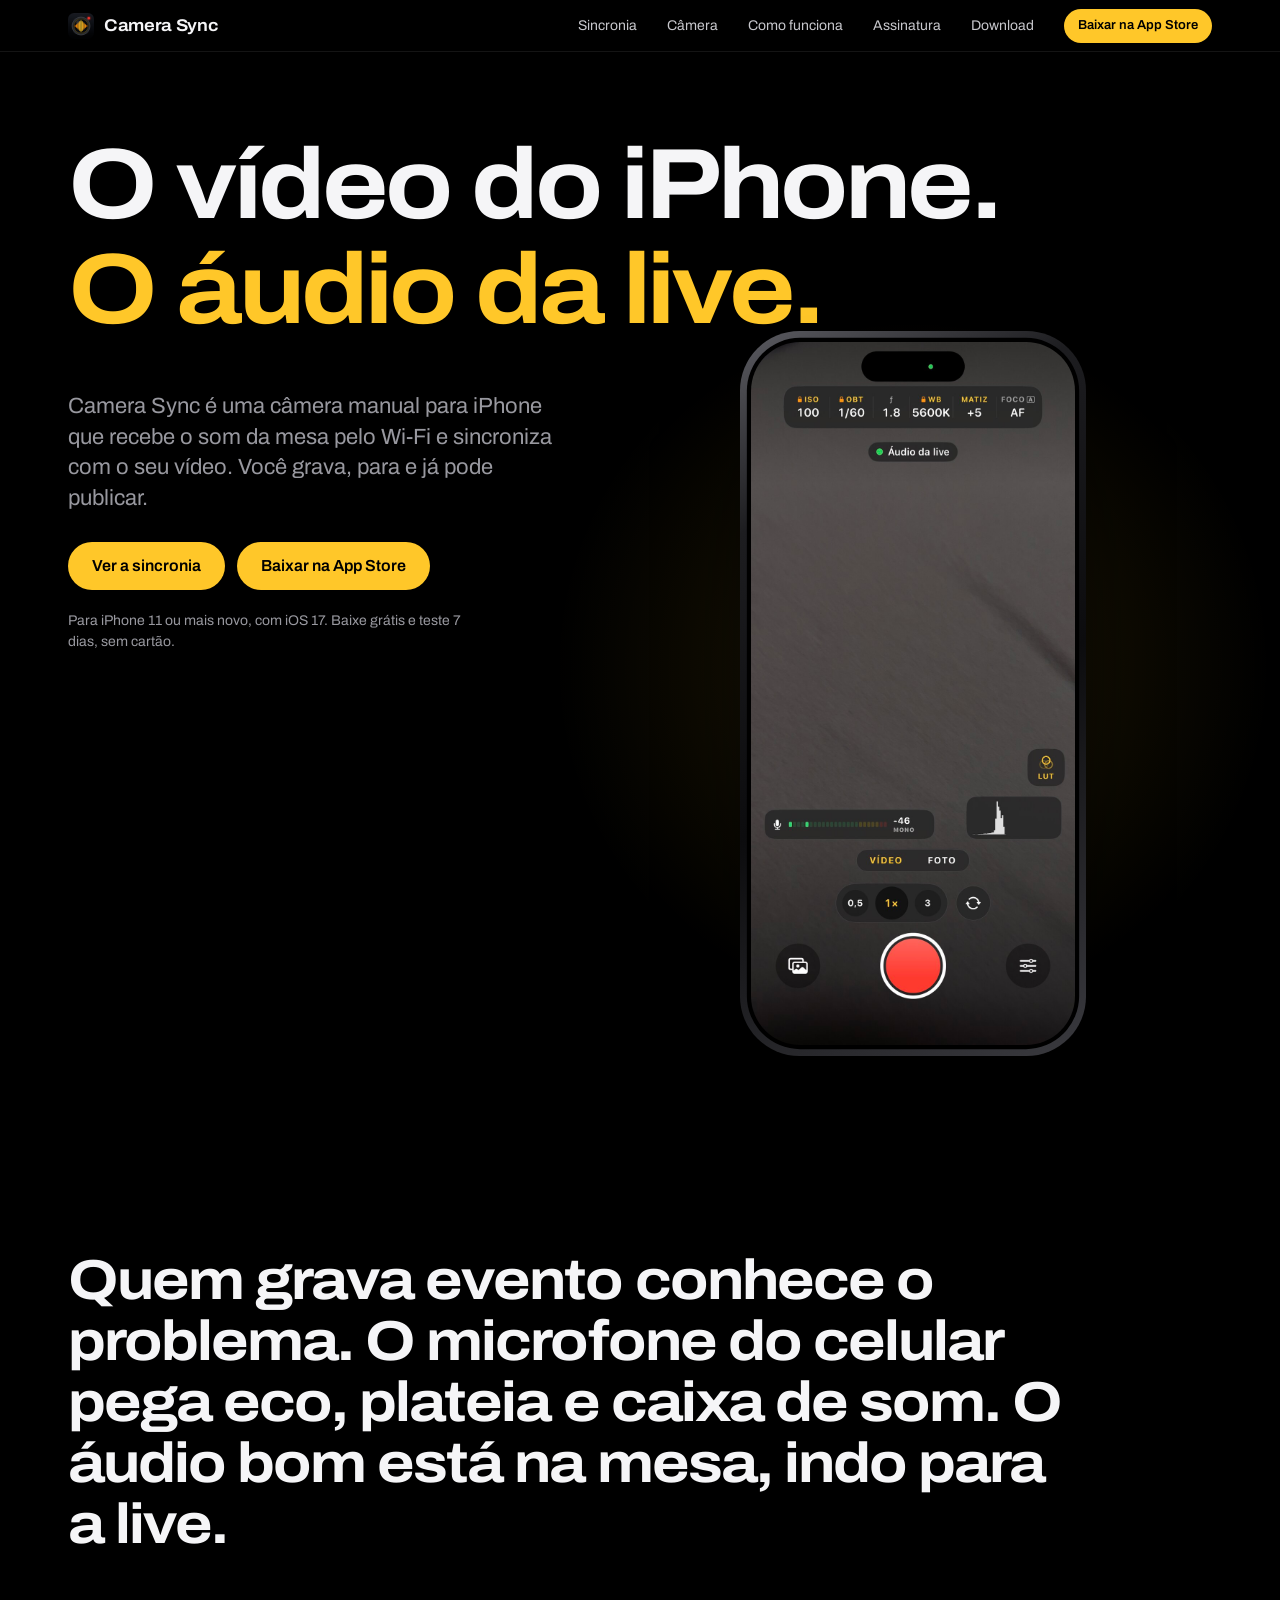
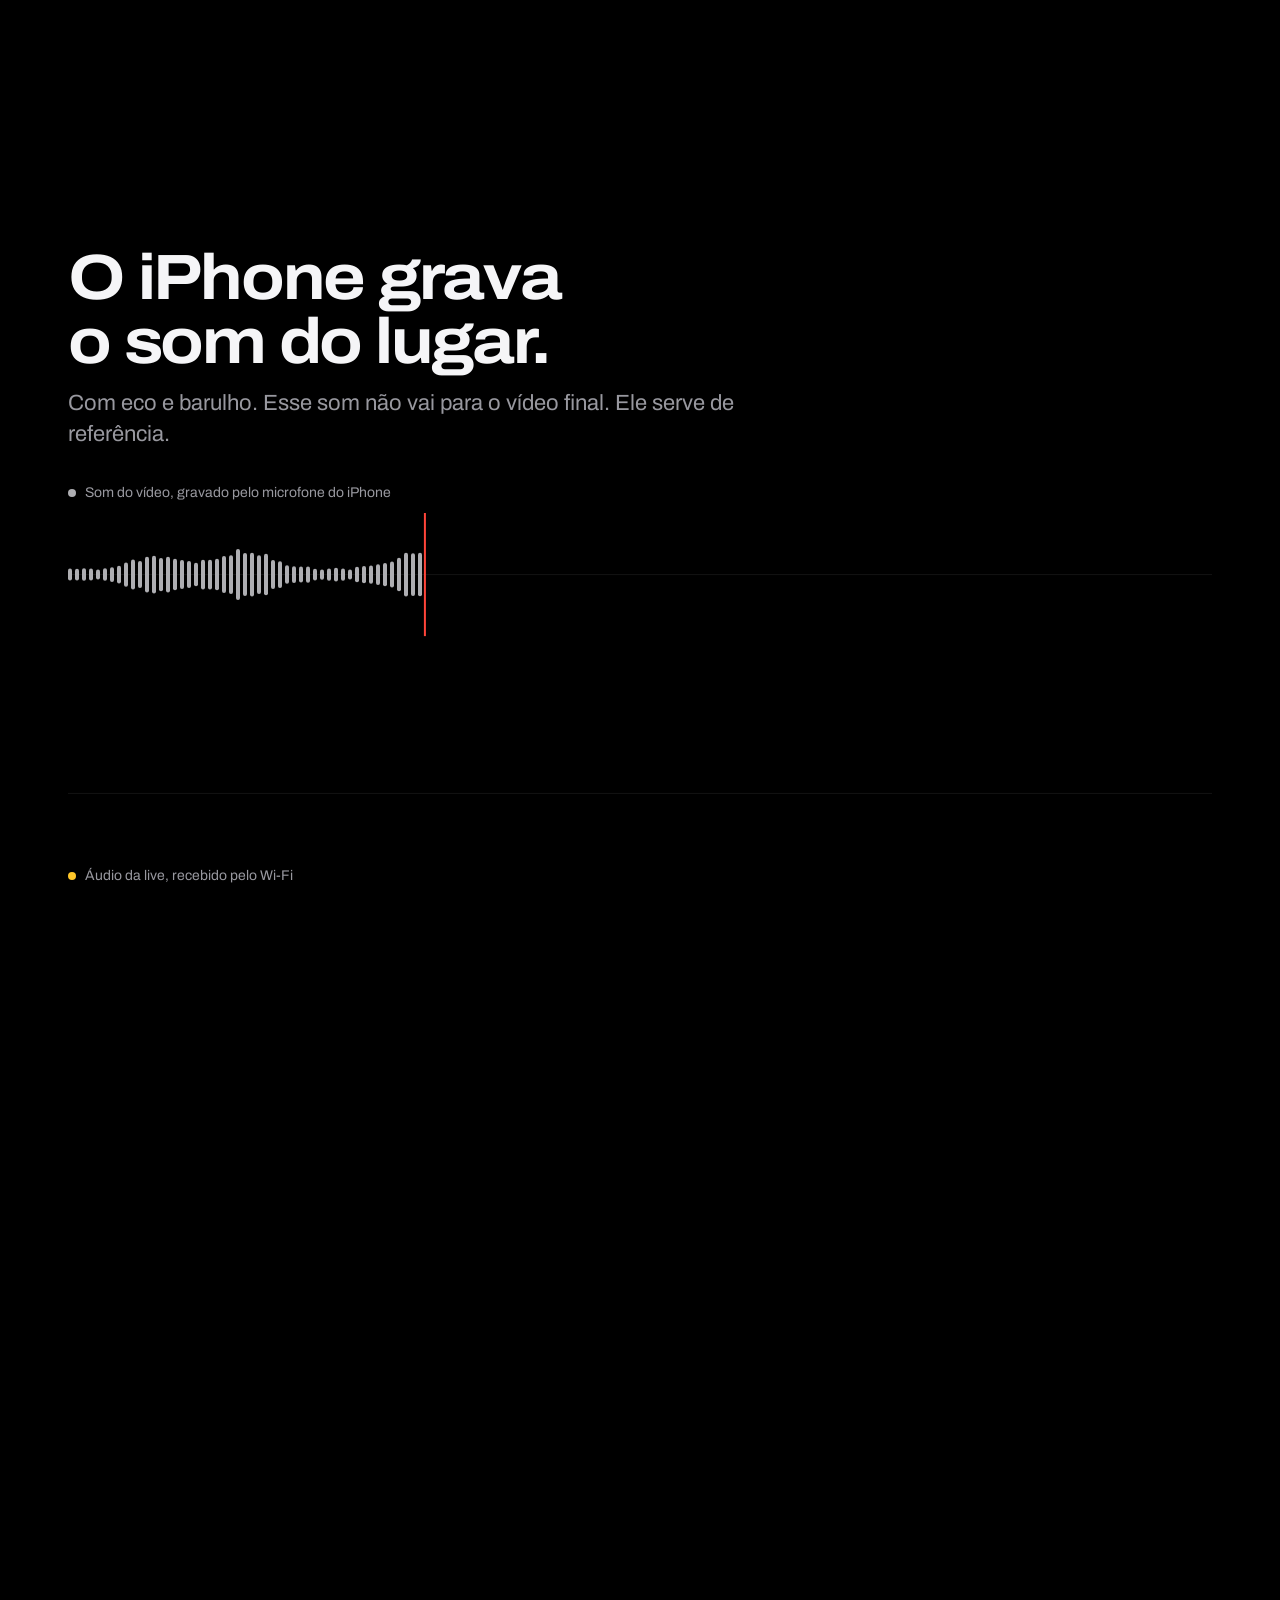
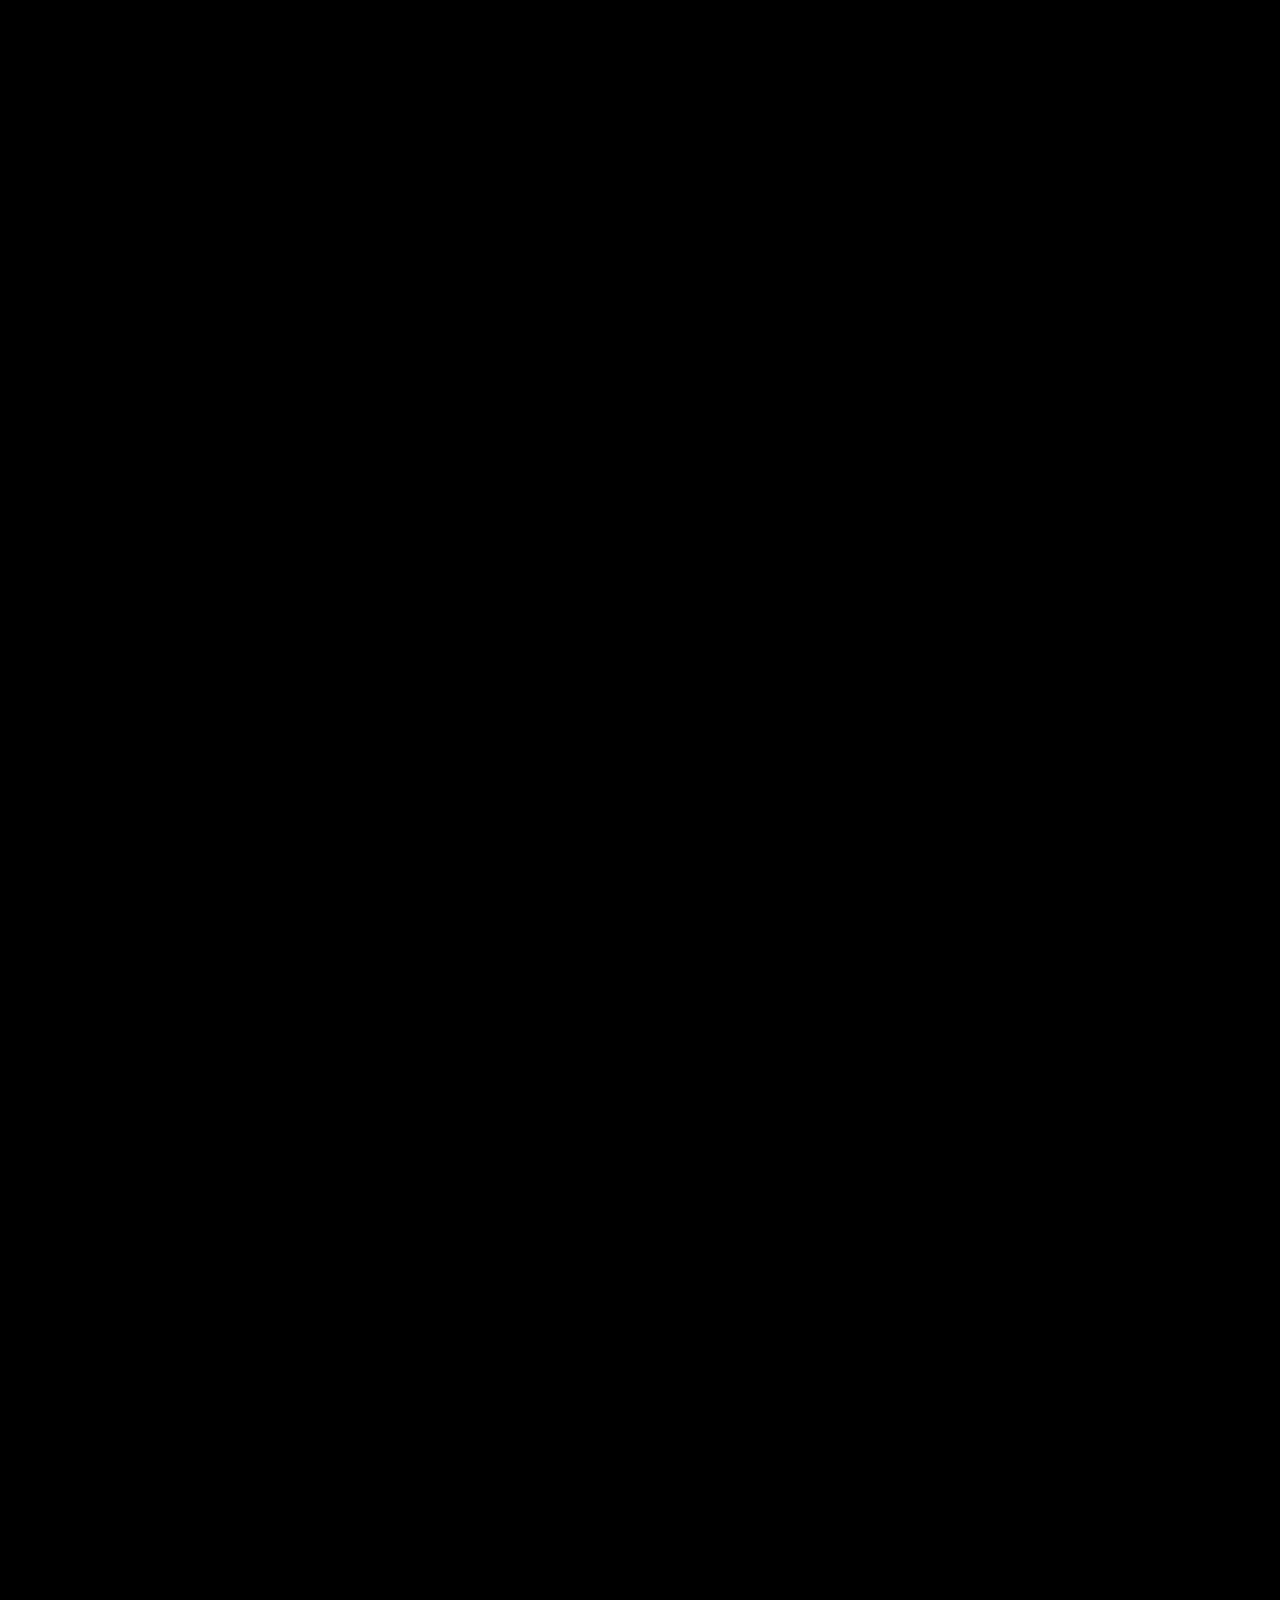
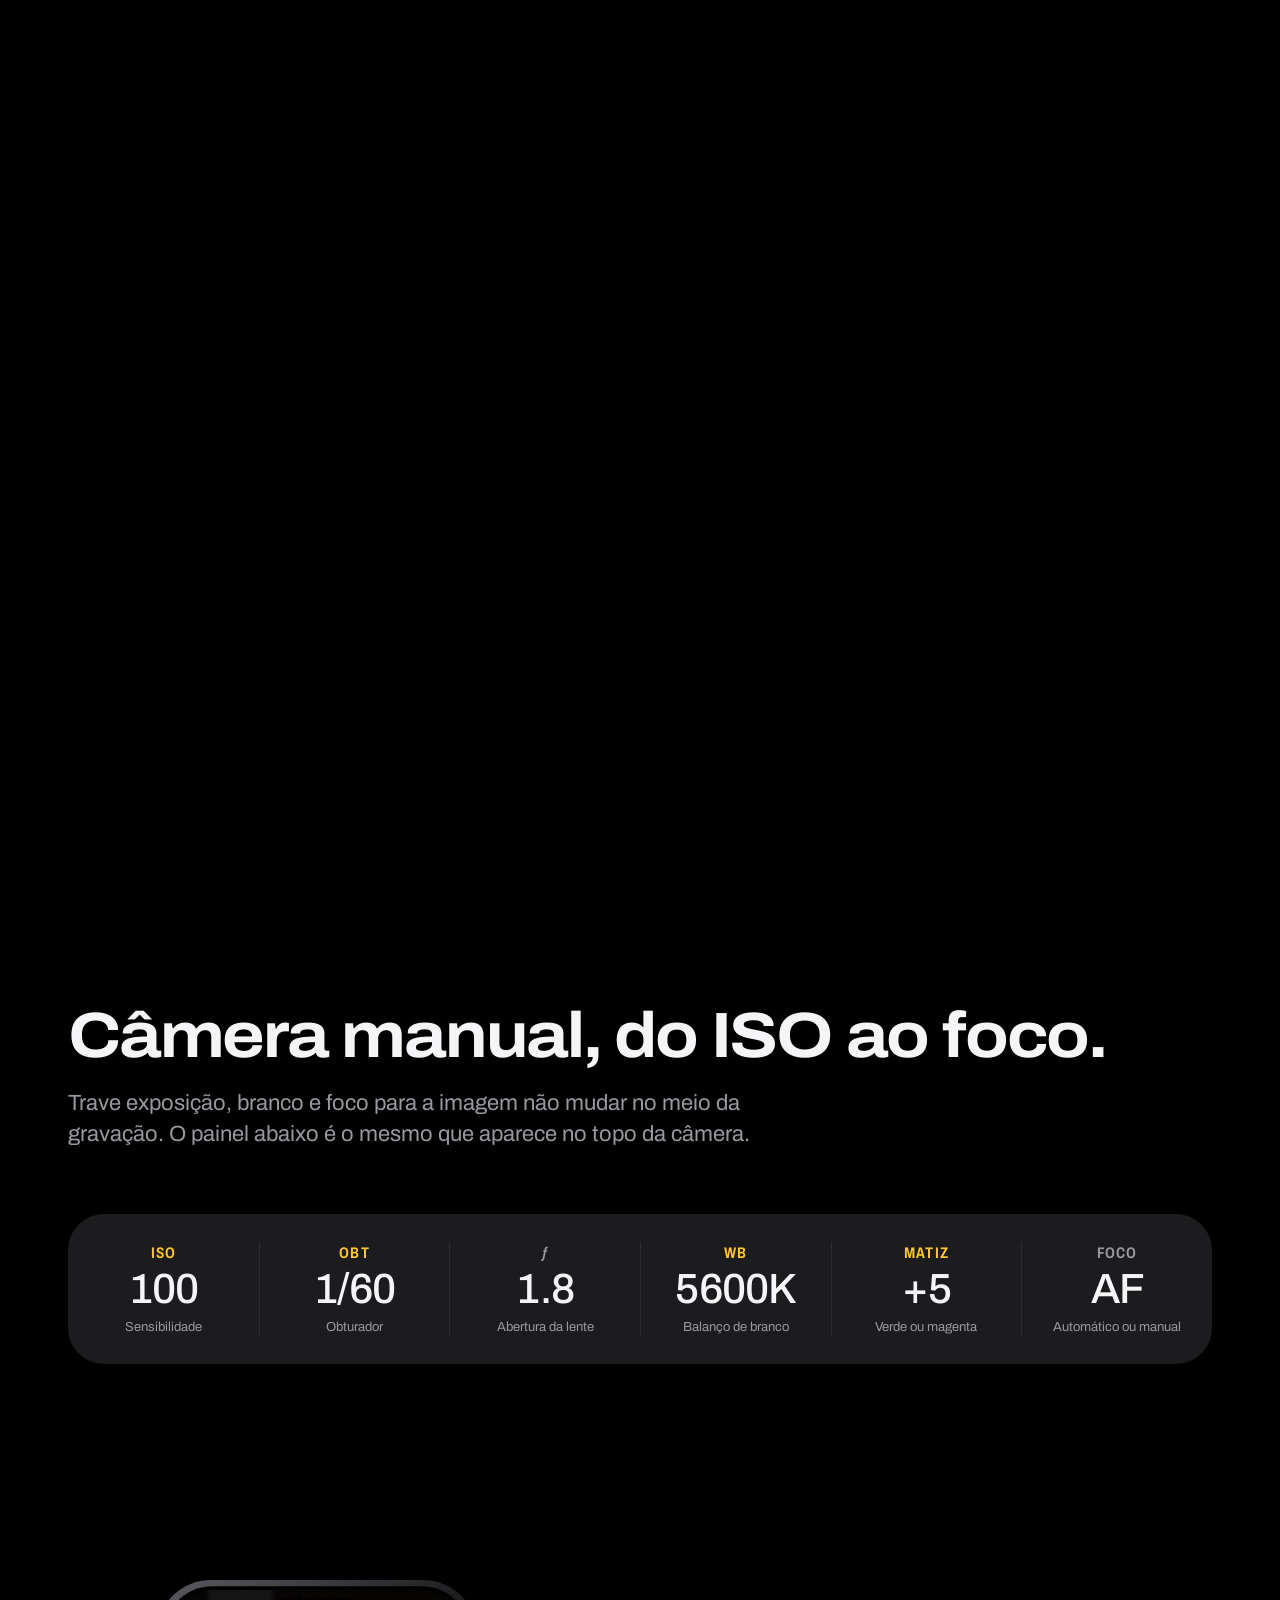
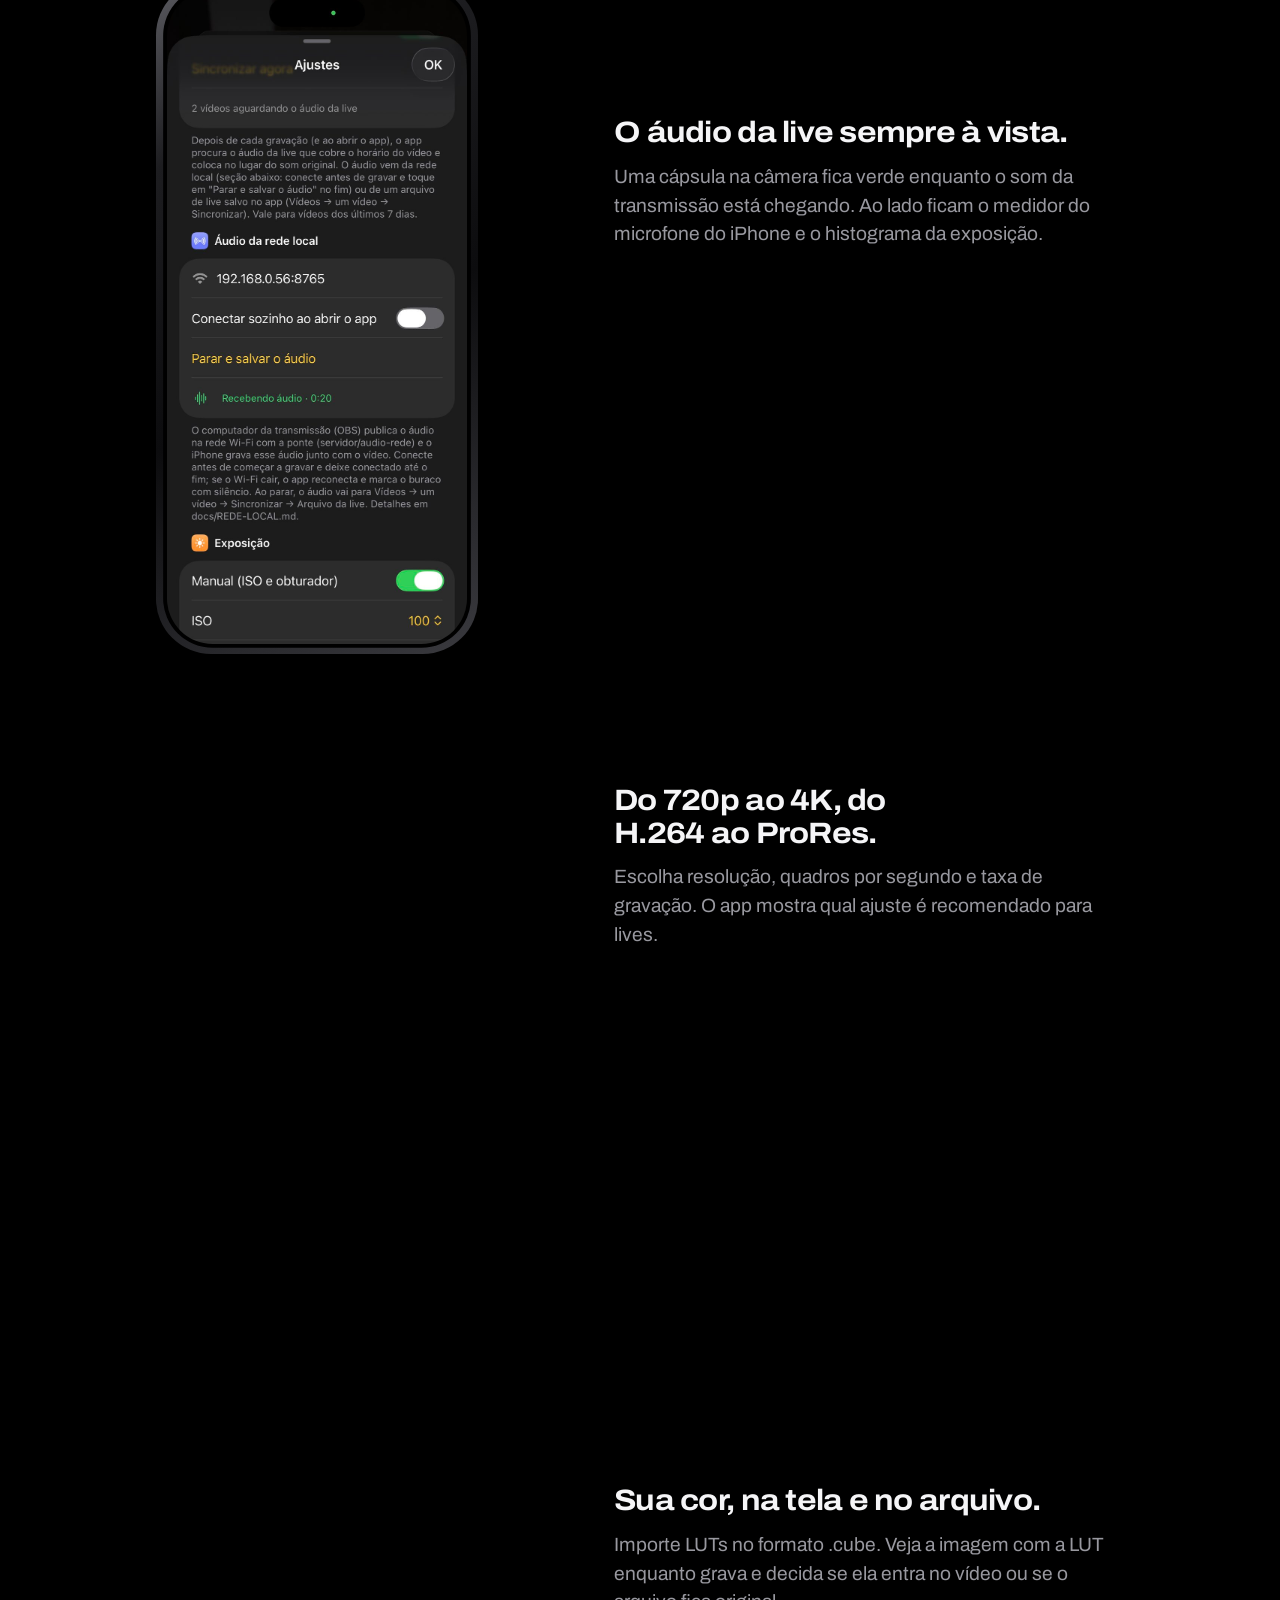
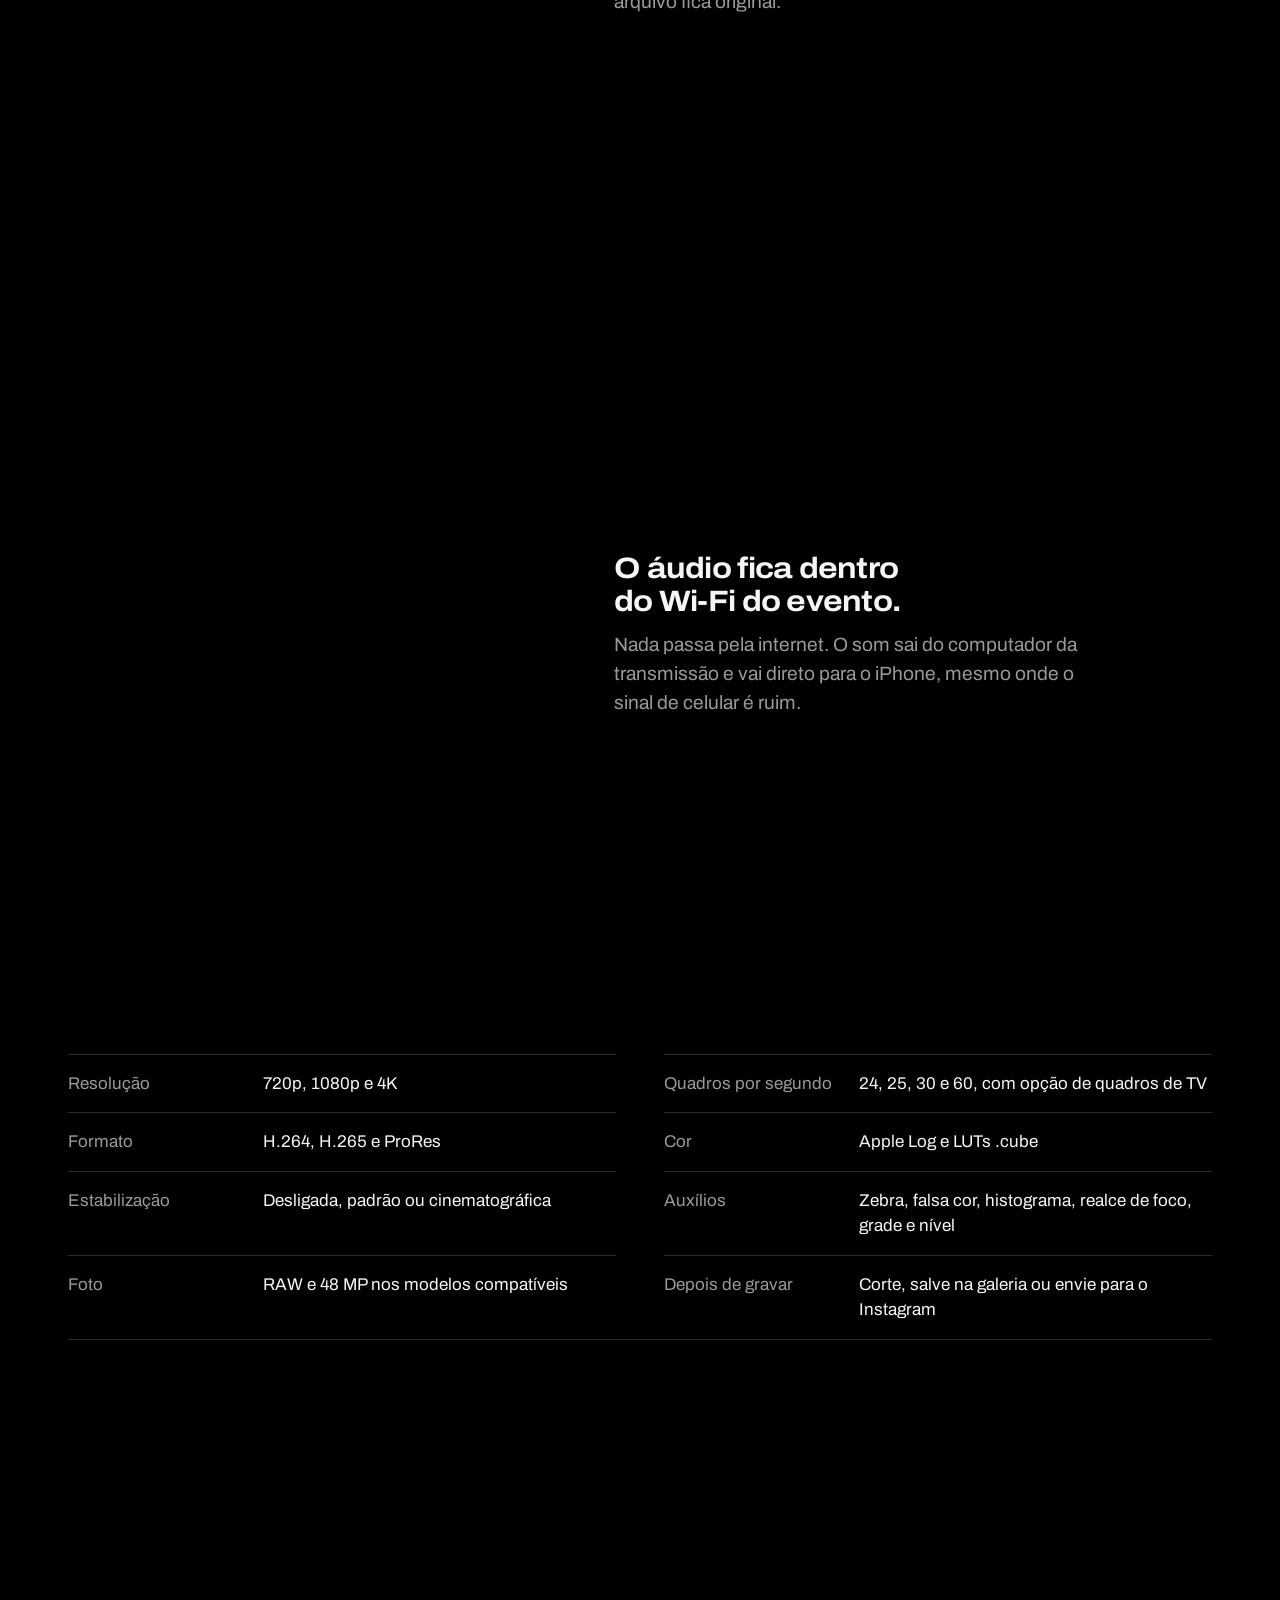
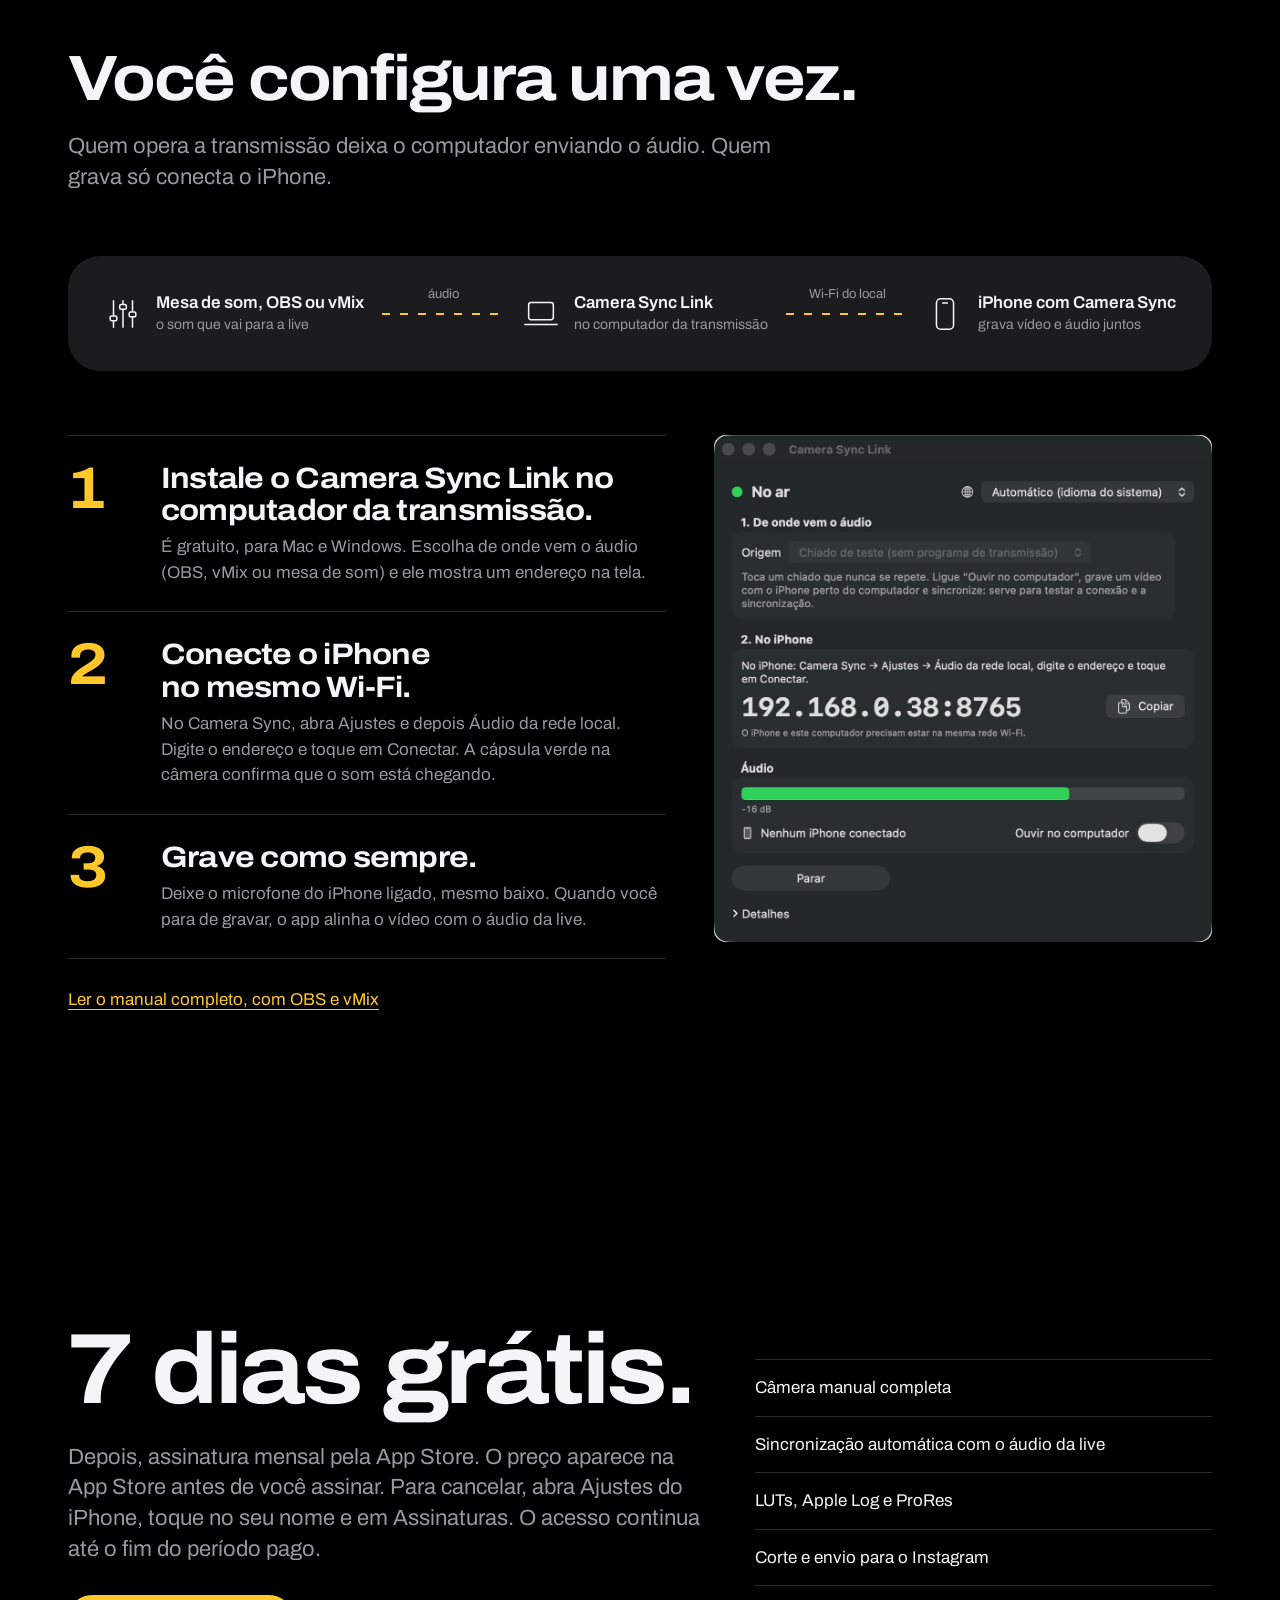
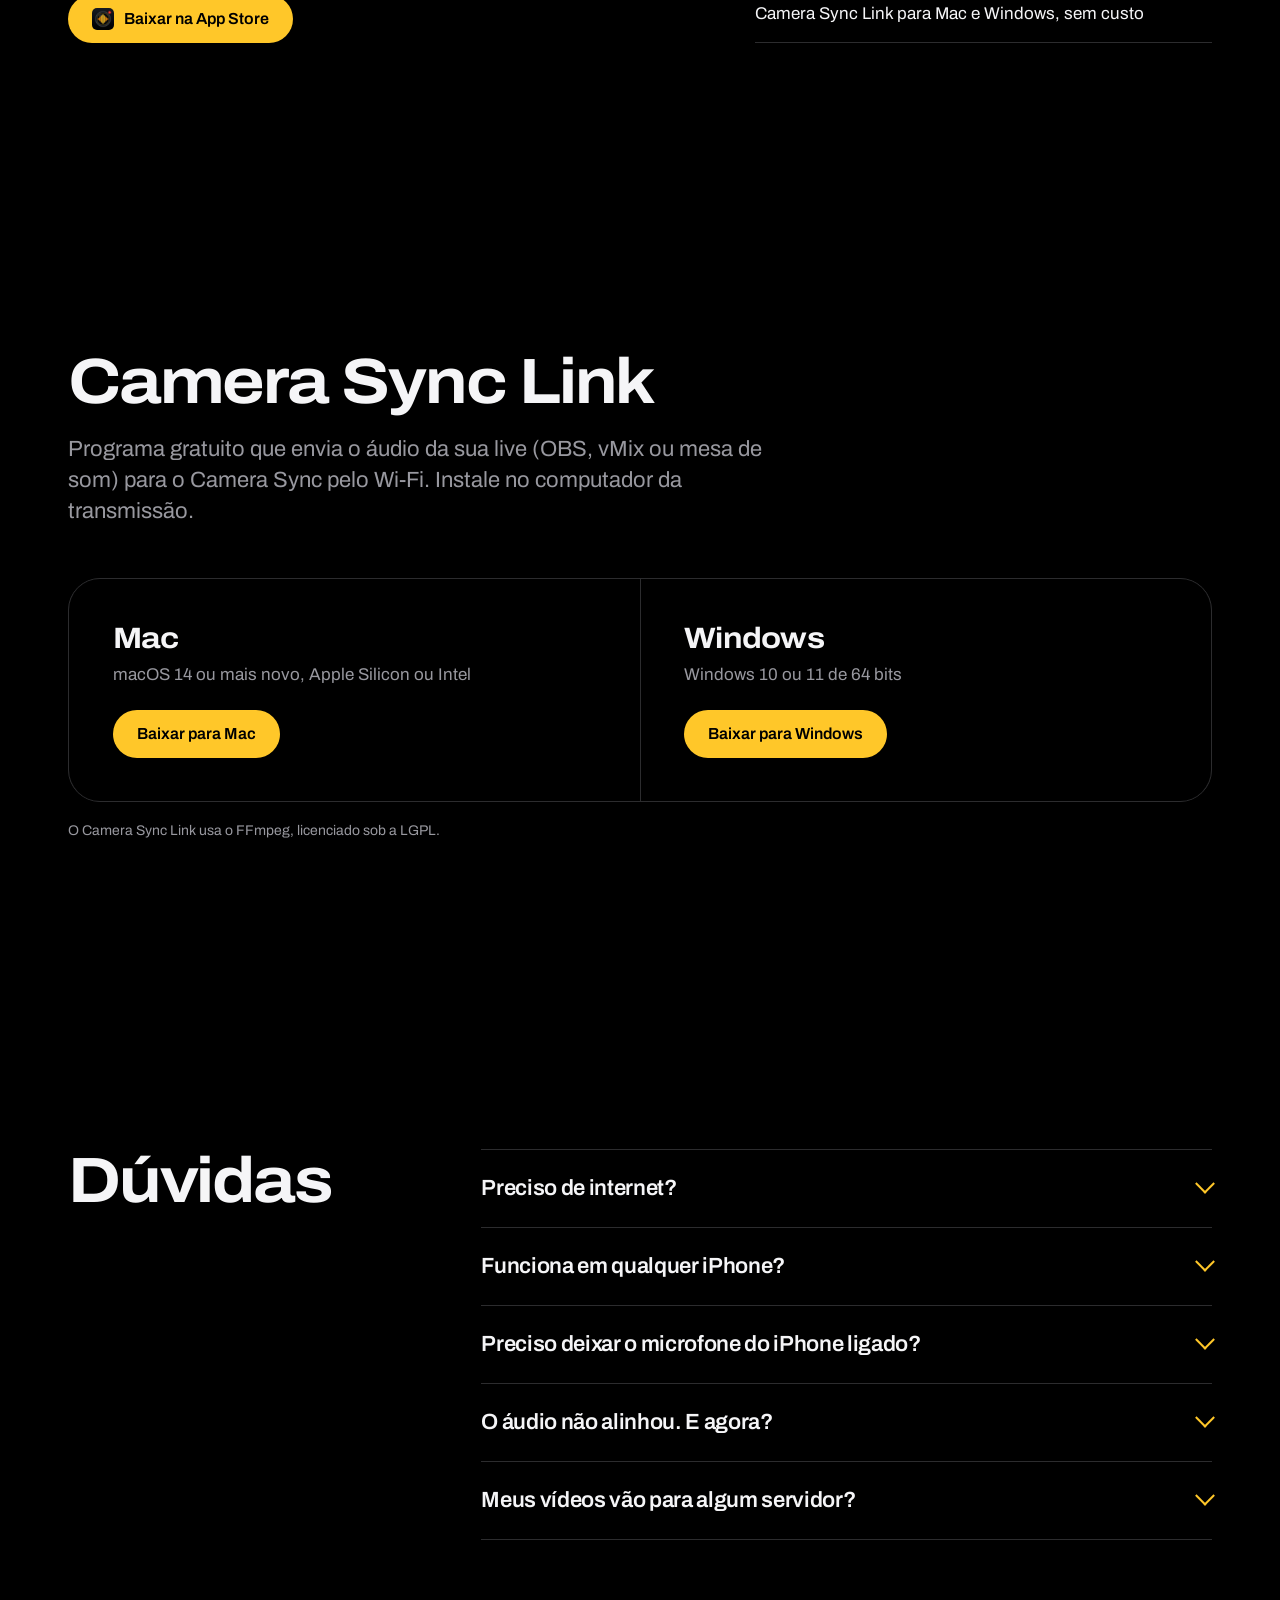
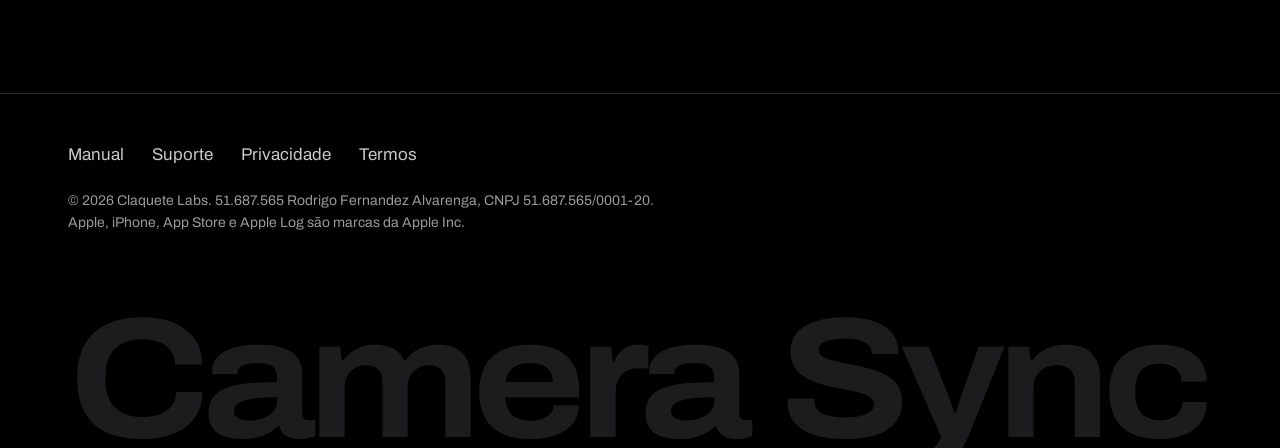
<file: index.html>
<!DOCTYPE html>
<html lang="pt-BR">
<head>
<meta charset="utf-8">
<meta name="viewport" content="width=device-width, initial-scale=1">
<title>Camera Sync | Câmera para iPhone com o áudio da live</title>
<meta name="description" content="Camera Sync é uma câmera manual para iPhone que recebe o som da mesa pelo Wi-Fi e sincroniza com o seu vídeo. Para quem grava eventos e transmissões ao vivo.">
<meta name="theme-color" content="#000000">
<meta property="og:title" content="Camera Sync">
<meta property="og:description" content="O vídeo do iPhone com o áudio da live, sincronizado pelo app.">
<meta property="og:type" content="website">
<link rel="icon" href="img/icone.png">
<link rel="apple-touch-icon" href="img/icone.png">
<link rel="preconnect" href="https://fonts.googleapis.com">
<link rel="preconnect" href="https://fonts.gstatic.com" crossorigin>
<link href="https://fonts.googleapis.com/css2?family=Archivo:wdth,wght@62..125,100..900&display=swap" rel="stylesheet">
<script>document.documentElement.classList.add('js')</script>
<style>
:root{
  /* Camera Sync. Cores tiradas da interface do app (preto, grafite do painel, âmbar dos rótulos,
     vermelho do botão de gravar, verde da cápsula "Áudio da live").
     Uma família só, Archivo, em três larguras: larga nos títulos, normal no texto, estreita no painel.
     Layout: coluna alinhada à esquerda; duas pistas (vídeo em branco, áudio em âmbar) que se encaixam. */
  --preto:#000;
  --grafite:#1c1c1e;
  --linha:#2c2c2e;
  --branco:#f5f5f7;
  --cinza:#98989f;
  --ambar:#ffc729;
  --rec:#ff453a;
  --vivo:#30d158;
  --fonte:"Archivo",-apple-system,BlinkMacSystemFont,"Helvetica Neue","Segoe UI",Roboto,Arial,sans-serif;
  --ease:cubic-bezier(.2,.8,.2,1);
  --gut:clamp(20px,4vw,48px);
  color-scheme:dark;
}
*{box-sizing:border-box;margin:0;padding:0}
html{-webkit-text-size-adjust:100%;scroll-behavior:smooth;scroll-padding-top:64px}
body{background:var(--preto);color:var(--branco);font:400 17px/1.5 var(--fonte);-webkit-font-smoothing:antialiased;overflow-x:clip}
img{display:block;max-width:100%;height:auto}
a{color:inherit}
:focus-visible{outline:2px solid var(--ambar);outline-offset:3px;border-radius:6px}
.w{max-width:1240px;margin-inline:auto;padding-inline:var(--gut)}

/* tipografia */
.d{font-stretch:112%;font-weight:700;letter-spacing:-.035em;line-height:1;text-wrap:balance}
.t1{font-size:clamp(44px,7.8vw,100px)}
.t2{font-size:clamp(32px,5vw,66px)}
.t3{font-size:clamp(22px,2.3vw,30px);letter-spacing:-.025em;line-height:1.1}
.lead{font-size:clamp(18px,1.8vw,22px);line-height:1.4;color:var(--cinza);max-width:33em}
.peq{font-size:14px;color:var(--cinza)}
.bloco{padding-block:clamp(88px,12vw,170px)}

/* botões */
.btn{display:inline-flex;align-items:center;justify-content:center;gap:10px;min-height:48px;padding:0 24px;border-radius:999px;font-size:16px;font-weight:600;text-decoration:none;white-space:nowrap;transition:transform .25s var(--ease),background-color .2s}
.btn.pri{background:var(--ambar);color:#000}
.btn.pri:hover{background:#ffd75e;transform:translateY(-1px)}
.btn.sec{background:var(--grafite);color:var(--branco);box-shadow:inset 0 0 0 1px var(--linha)}
.btn.sec:hover{background:#29292c}
.btn[aria-disabled="true"]{color:var(--cinza);pointer-events:none}
.btn img{width:22px;height:22px;border-radius:5px}
.btn.mini{min-height:34px;padding:0 14px;font-size:13px}

/* barra do topo */
.nav{position:fixed;inset:0 0 auto;z-index:40;height:52px;background:rgba(0,0,0,.72);-webkit-backdrop-filter:saturate(160%) blur(18px);backdrop-filter:saturate(160%) blur(18px);border-bottom:1px solid rgba(255,255,255,.08)}
.nav .w{height:100%;display:flex;align-items:center;gap:clamp(14px,2.4vw,30px)}
.marca{display:flex;align-items:center;gap:10px;margin-right:auto;font-weight:650;font-stretch:108%;letter-spacing:-.02em;text-decoration:none}
.marca img{width:26px;height:26px;border-radius:6px}
.nav .l{font-size:14px;color:#c7c7cc;text-decoration:none}
.nav .l:hover{color:#fff}
@media(max-width:780px){.nav .l{display:none}}

/* moldura do iPhone */
.fone{--pw:300px;width:var(--pw);flex:none;padding:calc(var(--pw)*.032);border-radius:calc(var(--pw)*.172);background:linear-gradient(150deg,#5c5c62 0%,#1d1d20 22%,#0c0c0e 55%,#3a3a3f 100%);box-shadow:0 60px 110px -40px #000}
.fone .tela{position:relative;aspect-ratio:1206/2622;border-radius:calc(var(--pw)*.142);overflow:hidden;background:#000;box-shadow:0 0 0 calc(var(--pw)*.012) #000}
.fone .tela img{position:absolute;inset:0;width:100%;height:100%;object-fit:cover}

/* abertura */
.hero{position:relative;padding-top:clamp(104px,15vh,160px);overflow:clip}
.hero h1{display:grid;gap:.05em}
.pista{display:block}
.pista.a{color:var(--ambar)}
.hero-baixo{display:grid;grid-template-columns:minmax(0,5fr) minmax(0,6fr);gap:var(--gut);align-items:start;margin-top:clamp(26px,4vw,54px)}
.hero .acoes{display:flex;flex-wrap:wrap;gap:12px;margin-top:28px}
.hero .peq{margin-top:20px;max-width:30em}
.palco{position:relative;display:flex;justify-content:center;perspective:1600px}
.palco::before{content:"";position:absolute;left:50%;top:38%;width:120%;aspect-ratio:1;transform:translate(-50%,-50%);background:radial-gradient(closest-side,rgba(255,199,41,.13),transparent);pointer-events:none}
.hero .fone{--pw:clamp(250px,27vw,370px);position:relative;transform-origin:50% 35%;transform:translateY(calc(var(--hp,0)*-60px)) rotateX(calc((1 - var(--hp,0))*12deg)) rotateY(calc((1 - var(--hp,0))*-18deg)) rotateZ(calc((1 - var(--hp,0))*4deg));will-change:transform}
@keyframes encaixar{from{transform:translateX(1.15em);opacity:.3}to{transform:none;opacity:1}}
@keyframes subir{from{transform:translateY(70px);opacity:0}to{transform:none;opacity:1}}
.pista.a{animation:encaixar 1.2s .35s var(--ease) both}
.palco{animation:subir 1.3s .15s var(--ease) both}
@media(max-width:780px){
  .t1{font-size:12.4vw}
  .hero-baixo{grid-template-columns:1fr}
  .hero .fone{--pw:min(70vw,300px)}
  .palco{margin-top:20px}
}

/* frase que acende */
.frase{padding-block:clamp(90px,15vh,170px)}
.frase p{font-size:clamp(27px,4.4vw,58px);line-height:1.08;max-width:19em;text-wrap:pretty}
.js .frase span{color:#4a4a50;transition:color .3s linear}
.js .frase span.on{color:var(--branco)}

/* cena da sincronia */
.sinc{position:relative;height:440vh}
.sinc-fix{position:sticky;top:0;height:100vh;height:100svh;display:flex;align-items:center;padding-top:52px}
.sinc-in{width:100%;display:grid;gap:clamp(16px,3.6vh,40px)}
.sinc-topo{display:grid;grid-template-columns:minmax(0,1fr) auto;gap:24px;align-items:end}
.legendas{display:grid}
.leg h2{max-width:13em}
.leg p{margin-top:14px}
.js .leg{grid-area:1/1;opacity:0;transform:translateY(14px);transition:opacity .5s var(--ease),transform .5s var(--ease)}
.js .leg.on{opacity:1;transform:none}
.medida{text-align:right;font-variant-numeric:tabular-nums;transition:opacity .4s}
.js .medida{opacity:0}
.js .medida.on{opacity:1}
.medida b{display:block;font-stretch:112%;font-weight:700;font-size:clamp(44px,6.6vw,92px);letter-spacing:-.04em;line-height:.9;transition:color .3s}
.medida b small{font-size:.42em;letter-spacing:-.02em;margin-left:.12em}
.medida.ok b{color:var(--vivo)}
.medida>span{display:block;margin-top:8px;font-size:14px;color:var(--cinza)}
#ondas{display:block;width:100%;height:clamp(170px,38vh,400px)}
.rot{display:flex;align-items:center;gap:9px;font-size:14px;color:var(--cinza)}
.rot i{width:8px;height:8px;border-radius:50%;background:#aeaeb2;flex:none}
.rot.live i{background:var(--ambar)}
.pe-pistas{display:flex;justify-content:space-between;gap:16px;flex-wrap:wrap}
.estado{display:flex;align-items:center;gap:8px;font-size:14px;font-weight:600;color:var(--vivo);transition:opacity .4s}
.estado i{width:8px;height:8px;border-radius:50%;background:var(--vivo)}
.js .estado{opacity:0}
.js .estado.on{opacity:1}
.pistas{display:grid;gap:10px}
.rot .depois{display:none}
.pistas.final .rot .antes{display:none}
.pistas.final .rot .depois{display:inline}
.pistas.final .rot i{background:var(--ambar)}
.rot.live{transition:opacity .4s}
.pistas.final .rot.live{opacity:0}
@media(max-width:780px){
  .sinc-topo{grid-template-columns:1fr;gap:14px}
  .medida{text-align:left;display:flex;align-items:baseline;gap:12px}
  .medida>span{margin:0}
  .leg p{font-size:17px}
}

/* câmera */
.hud{display:grid;grid-template-columns:repeat(6,minmax(0,1fr));margin-top:clamp(36px,5vw,64px);padding-block:clamp(16px,2.2vw,28px);background:var(--grafite);border-radius:clamp(22px,3vw,36px)}
.hud>div{padding-inline:clamp(8px,1.4vw,20px);text-align:center;border-left:1px solid var(--linha)}
.hud>div:first-child{border-left:0}
.hud dt{font-stretch:78%;font-weight:650;font-size:clamp(12px,1.2vw,16px);letter-spacing:.07em;color:var(--ambar)}
.hud dt.auto{color:var(--cinza)}
.hud .v{font-size:clamp(22px,3.3vw,44px);font-weight:500;letter-spacing:-.02em;line-height:1.15;font-variant-numeric:tabular-nums}
.hud .x{margin-top:6px;font-size:13px;line-height:1.3;color:var(--cinza)}
@media(max-width:720px){
  .hud{grid-template-columns:repeat(3,minmax(0,1fr));row-gap:20px}
  .hud>div:nth-child(4){border-left:0}
}
.vitrine{display:grid;grid-template-columns:minmax(0,5fr) minmax(0,6fr);gap:var(--gut);margin-top:clamp(40px,6vw,80px)}
.vit-fone{position:sticky;top:0;height:100vh;height:100svh;display:flex;align-items:center;justify-content:center;padding-top:52px}
.vit-fone .fone{--pw:min(330px,calc((100vh - 170px)*.44))}
.js .vit-fone img{opacity:0;transform:scale(1.03);transition:opacity .45s ease,transform .7s var(--ease)}
.js .vit-fone img.on{opacity:1;transform:none}
.vit-txt article{min-height:76vh;display:flex;flex-direction:column;justify-content:center;gap:14px;max-width:29em}
.vit-txt p{color:var(--cinza);font-size:clamp(17px,1.5vw,20px)}
.vit-txt .fone{display:none}
@media(max-width:820px){
  .vitrine{display:block}
  .vit-fone{display:none}
  .vit-txt article{min-height:0;padding-block:36px}
  .vit-txt .fone{display:block;--pw:min(230px,60vw);margin:22px auto 0}
}
.specs{display:grid;grid-template-columns:repeat(2,minmax(0,1fr));column-gap:var(--gut);margin-top:clamp(40px,6vw,80px);border-bottom:1px solid var(--linha)}
.specs>div{display:grid;grid-template-columns:10.5em minmax(0,1fr);gap:16px;padding-block:16px;border-top:1px solid var(--linha)}
.specs dt{color:var(--cinza)}
@media(max-width:820px){.specs{grid-template-columns:1fr}.specs>div{grid-template-columns:8.5em minmax(0,1fr)}}

/* como funciona */
.caminho{display:grid;grid-template-columns:auto minmax(48px,1fr) auto minmax(48px,1fr) auto;align-items:center;gap:18px;margin-block:clamp(36px,5vw,64px);padding:clamp(22px,3vw,36px);background:var(--grafite);border-radius:clamp(22px,3vw,32px)}
.no{display:flex;align-items:center;gap:14px}
.no svg{width:38px;height:38px;flex:none;fill:none;stroke:var(--branco);stroke-width:1.6;stroke-linecap:round;stroke-linejoin:round}
.no b{display:block;font-weight:600;line-height:1.25}
.no span{display:block;font-size:14px;color:var(--cinza)}
.fio{position:relative;height:2px;background:repeating-linear-gradient(90deg,var(--ambar) 0 8px,transparent 8px 18px);animation:correr .9s linear infinite}
.fio::after{content:attr(data-rotulo);position:absolute;left:50%;bottom:10px;transform:translateX(-50%);font-size:13px;color:var(--cinza);white-space:nowrap}
@keyframes correr{to{background-position:18px 0}}
@keyframes descer{to{background-position:0 18px}}
@media(max-width:900px){
  .caminho{grid-template-columns:1fr;gap:12px}
  .fio{width:2px;height:46px;margin-left:18px;background:repeating-linear-gradient(180deg,var(--ambar) 0 8px,transparent 8px 18px);animation-name:descer}
  .fio::after{left:18px;bottom:auto;top:50%;transform:translateY(-50%)}
}
.como-grade{display:grid;grid-template-columns:minmax(0,6fr) minmax(0,5fr);gap:var(--gut);align-items:start}
.passos{list-style:none;counter-reset:p;border-bottom:1px solid var(--linha)}
.passos li{counter-increment:p;display:grid;grid-template-columns:clamp(44px,6vw,80px) minmax(0,1fr);column-gap:16px;row-gap:8px;padding-block:26px;border-top:1px solid var(--linha)}
.passos li::before{content:counter(p);grid-row:span 2;font-stretch:112%;font-weight:700;font-size:clamp(38px,4.6vw,60px);line-height:.9;color:var(--ambar)}
.passos p{color:var(--cinza)}
.janela{position:sticky;top:84px;border-radius:2.4%/2.3%}
.como .mais{display:inline-block;margin-top:28px;color:var(--ambar);text-underline-offset:4px}
@media(max-width:900px){.como-grade{grid-template-columns:minmax(0,1fr)}.janela{position:static;max-width:min(520px,100%)}}

/* assinatura */
.plano-in{display:grid;grid-template-columns:minmax(0,7fr) minmax(0,5fr);gap:var(--gut);align-items:end}
.plano .lead{margin-top:22px}
.plano .acoes{margin-top:30px}
.inclui{list-style:none;border-bottom:1px solid var(--linha)}
.inclui li{padding-block:15px;border-top:1px solid var(--linha)}
@media(max-width:820px){.plano-in{grid-template-columns:1fr}}

/* download */
.baixar .lead{margin-top:20px}
.so{display:grid;grid-template-columns:repeat(2,minmax(0,1fr));gap:1px;margin-top:clamp(32px,4vw,52px);background:var(--linha);border:1px solid var(--linha);border-radius:clamp(22px,3vw,32px);overflow:hidden}
.so>div{display:grid;justify-items:start;gap:8px;padding:clamp(24px,3.4vw,44px);background:var(--preto)}
.so p{color:var(--cinza);margin-bottom:14px}
.baixar .peq{margin-top:18px}
@media(max-width:640px){.so{grid-template-columns:1fr}}

/* dúvidas */
.faq-grade{display:grid;grid-template-columns:minmax(0,4fr) minmax(0,8fr);gap:var(--gut);align-items:start}
.faq details{border-top:1px solid var(--linha)}
.faq details:last-child{border-bottom:1px solid var(--linha)}
.faq summary{display:flex;justify-content:space-between;align-items:center;gap:20px;padding-block:22px;cursor:pointer;list-style:none;font-size:clamp(18px,1.8vw,22px);font-weight:600;letter-spacing:-.015em}
.faq summary::-webkit-details-marker{display:none}
.faq summary::after{content:"";flex:none;width:12px;height:12px;border-right:2px solid var(--ambar);border-bottom:2px solid var(--ambar);transform:rotate(45deg) translate(-3px,-3px);transition:transform .3s var(--ease)}
.faq details[open] summary::after{transform:rotate(-135deg) translate(-3px,-3px)}
.faq details p{padding-bottom:24px;color:var(--cinza);max-width:38em}
@media(max-width:820px){.faq-grade{grid-template-columns:1fr}}

/* rodapé */
footer{padding-top:48px;border-top:1px solid var(--linha);overflow:clip}
.pe-links{display:flex;flex-wrap:wrap;gap:8px 28px}
.pe-links a{text-decoration:none;color:#c7c7cc}
.pe-links a:hover{color:#fff}
footer .peq{margin-top:22px;max-width:44em;line-height:1.6}
.assinatura{margin-top:clamp(40px,6vw,80px);font-size:13vw;line-height:.8;letter-spacing:-.05em;color:var(--grafite);white-space:nowrap;margin-bottom:-.09em;user-select:none}

@media(prefers-reduced-motion:reduce){
  html{scroll-behavior:auto}
  .pista.a,.palco,.fio{animation:none}
  .hero .fone{transform:none}
  .js .frase span{color:var(--branco)}
  .sinc{height:auto}
  .sinc-fix{position:static;height:auto;padding-block:clamp(88px,12vw,170px)}
  .js .leg{grid-area:auto;opacity:1;transform:none;margin-bottom:28px}
  .js .medida,.js .estado{opacity:1}
}
</style>
</head>
<body>

<nav class="nav" aria-label="Seções do site"><div class="w">
  <a class="marca" href="#topo"><img src="img/icone.png" alt="" width="26" height="26">Camera Sync</a>
  <a class="l" href="#sincronia">Sincronia</a>
  <a class="l" href="#camera">Câmera</a>
  <a class="l" href="#como">Como funciona</a>
  <a class="l" href="#planos">Assinatura</a>
  <a class="l" href="#download">Download</a>
  <a class="btn sec mini" data-appstore aria-disabled="true">Em breve na App Store</a>
</div></nav>

<main>

<header class="hero" id="topo"><div class="w">
  <h1 class="d t1"><span class="pista">O vídeo do iPhone.</span> <span class="pista a">O áudio da live.</span></h1>
  <div class="hero-baixo">
    <div>
      <p class="lead">Camera Sync é uma câmera manual para iPhone que recebe o som da mesa pelo Wi-Fi e sincroniza com o seu vídeo. Você grava, para e já pode publicar.</p>
      <div class="acoes">
        <a class="btn pri" href="#sincronia">Ver a sincronia</a>
        <a class="btn sec" data-appstore aria-disabled="true">Em breve na App Store</a>
      </div>
      <p class="peq">Para iPhone 11 ou mais novo, com iOS 17. Baixe grátis e teste 7 dias, sem cartão.</p>
    </div>
    <div class="palco">
      <div class="fone"><div class="tela"><img src="img/5-camera-audio-live.jpg" alt="Tela da câmera do Camera Sync: painel com ISO, obturador, balanço de branco e foco, e a cápsula verde Áudio da live" width="900" height="1957"></div></div>
    </div>
  </div>
</div></header>

<section class="frase"><div class="w">
  <p class="d" id="frase">Quem grava evento conhece o problema. O microfone do celular pega eco, plateia e caixa de som. O áudio bom está na mesa, indo para a live.</p>
</div></section>

<section class="sinc" id="sincronia" aria-label="Como a sincronia acontece">
  <div class="sinc-fix"><div class="w sinc-in">
    <div class="sinc-topo">
      <div class="legendas">
        <div class="leg on"><h2 class="d t2">O iPhone grava o som do lugar.</h2><p class="lead">Com eco e barulho. Esse som não vai para o vídeo final. Ele serve de referência.</p></div>
        <div class="leg"><h2 class="d t2">O som da mesa chega pelo Wi-Fi.</h2><p class="lead">O Camera Sync Link, no computador da transmissão, envia o áudio limpo da live. O iPhone guarda o horário de cada trecho.</p></div>
        <div class="leg"><h2 class="d t2">O app encaixa um no outro.</h2><p class="lead">Ele compara os dois sons e alinha com precisão de milissegundos. Você não bate palma nem arrasta nada na linha do tempo.</p></div>
        <div class="leg"><h2 class="d t2">O áudio limpo entra no vídeo.</h2><p class="lead">O som do microfone sai e o da mesa fica no lugar. Corte o começo e o fim, salve na galeria ou envie para o Instagram.</p></div>
      </div>
      <div class="medida" id="medida" aria-hidden="true"><b><span id="ms">412</span><small>ms</small></b><span>de diferença entre os dois sons</span></div>
    </div>
    <div class="pistas" id="pistas">
      <div class="rot"><i></i><span class="antes">Som do vídeo, gravado pelo microfone do iPhone</span><span class="depois">Vídeo do iPhone com o áudio da live</span></div>
      <canvas id="ondas" role="img" aria-label="Animação: a onda do áudio da live desliza até coincidir com a onda do som gravado pelo iPhone e depois ocupa o lugar dela."></canvas>
      <div class="pe-pistas">
        <div class="rot live"><i></i>Áudio da live, recebido pelo Wi-Fi</div>
        <div class="estado" id="estado"><i></i>Sincronizado</div>
      </div>
    </div>
  </div></div>
</section>

<section class="bloco" id="camera"><div class="w">
  <h2 class="d t2">Câmera manual, do ISO ao foco.</h2>
  <p class="lead" style="margin-top:20px">Trave exposição, branco e foco para a imagem não mudar no meio da gravação. O painel abaixo é o mesmo que aparece no topo da câmera.</p>

  <dl class="hud">
    <div><dt>ISO</dt><dd class="v">100</dd><dd class="x">Sensibilidade</dd></div>
    <div><dt>OBT</dt><dd class="v">1/60</dd><dd class="x">Obturador</dd></div>
    <div><dt class="auto">ƒ</dt><dd class="v">1.8</dd><dd class="x">Abertura da lente</dd></div>
    <div><dt>WB</dt><dd class="v">5600K</dd><dd class="x">Balanço de branco</dd></div>
    <div><dt>MATIZ</dt><dd class="v">+5</dd><dd class="x">Verde ou magenta</dd></div>
    <div><dt class="auto">FOCO</dt><dd class="v">AF</dd><dd class="x">Automático ou manual</dd></div>
  </dl>

  <div class="vitrine">
    <div class="vit-fone" aria-hidden="true"><div class="fone"><div class="tela">
      <img class="on" src="img/5-camera-audio-live.jpg" alt="">
      <img src="img/3-ajustes-video.jpg" alt="" loading="lazy">
      <img src="img/1-ajustes-lut.jpg" alt="" loading="lazy">
      <img src="img/6-rede-local.jpg" alt="" loading="lazy">
    </div></div></div>
    <div class="vit-txt">
      <article data-i="0">
        <h3 class="d t3">O áudio da live sempre à vista.</h3>
        <p>Uma cápsula na câmera fica verde enquanto o som da transmissão está chegando. Ao lado ficam o medidor do microfone do iPhone e o histograma da exposição.</p>
        <div class="fone"><div class="tela"><img src="img/5-camera-audio-live.jpg" alt="Câmera com a cápsula Áudio da live em verde" loading="lazy"></div></div>
      </article>
      <article data-i="1">
        <h3 class="d t3">Do 720p ao 4K, do H.264 ao ProRes.</h3>
        <p>Escolha resolução, quadros por segundo e taxa de gravação. O app mostra qual ajuste é recomendado para lives.</p>
        <div class="fone"><div class="tela"><img src="img/3-ajustes-video.jpg" alt="Ajustes de vídeo: resolução, quadros por segundo, formato e taxa de gravação" loading="lazy"></div></div>
      </article>
      <article data-i="2">
        <h3 class="d t3">Sua cor, na tela e no arquivo.</h3>
        <p>Importe LUTs no formato .cube. Veja a imagem com a LUT enquanto grava e decida se ela entra no vídeo ou se o arquivo fica original.</p>
        <div class="fone"><div class="tela"><img src="img/1-ajustes-lut.jpg" alt="Ajustes de LUT: ver na tela com a LUT e gravar com a LUT" loading="lazy"></div></div>
      </article>
      <article data-i="3">
        <h3 class="d t3">O áudio fica dentro do Wi-Fi do evento.</h3>
        <p>Nada passa pela internet. O som sai do computador da transmissão e vai direto para o iPhone, mesmo onde o sinal de celular é ruim.</p>
        <div class="fone"><div class="tela"><img src="img/6-rede-local.jpg" alt="Ajustes de áudio da rede local, com o endereço do computador e o aviso Recebendo áudio" loading="lazy"></div></div>
      </article>
    </div>
  </div>

  <dl class="specs">
    <div><dt>Resolução</dt><dd>720p, 1080p e 4K</dd></div>
    <div><dt>Quadros por segundo</dt><dd>24, 25, 30 e 60, com opção de quadros de TV</dd></div>
    <div><dt>Formato</dt><dd>H.264, H.265 e ProRes</dd></div>
    <div><dt>Cor</dt><dd>Apple Log e LUTs .cube</dd></div>
    <div><dt>Estabilização</dt><dd>Desligada, padrão ou cinematográfica</dd></div>
    <div><dt>Auxílios</dt><dd>Zebra, falsa cor, histograma, realce de foco, grade e nível</dd></div>
    <div><dt>Foto</dt><dd>RAW e 48 MP nos modelos compatíveis</dd></div>
    <div><dt>Depois de gravar</dt><dd>Corte, salve na galeria ou envie para o Instagram</dd></div>
  </dl>
</div></section>

<section class="bloco como" id="como"><div class="w">
  <h2 class="d t2">Você configura uma vez.</h2>
  <p class="lead" style="margin-top:20px">Quem opera a transmissão deixa o computador enviando o áudio. Quem grava só conecta o iPhone.</p>

  <div class="caminho" role="img" aria-label="Caminho do áudio: da mesa de som, OBS ou vMix para o Camera Sync Link no computador e, pelo Wi-Fi do local, para o iPhone.">
    <div class="no"><svg viewBox="0 0 40 40" aria-hidden="true"><path d="M10 6v28M20 6v28M30 6v28"/><rect x="6.5" y="22" width="7" height="5" rx="1.5" fill="#1c1c1e"/><rect x="16.5" y="10" width="7" height="5" rx="1.5" fill="#1c1c1e"/><rect x="26.5" y="18" width="7" height="5" rx="1.5" fill="#1c1c1e"/></svg><div><b>Mesa de som, OBS ou vMix</b><span>o som que vai para a live</span></div></div>
    <div class="fio" data-rotulo="áudio"></div>
    <div class="no"><svg viewBox="0 0 40 40" aria-hidden="true"><rect x="7" y="8" width="26" height="18" rx="2.5"/><path d="M3 31h34"/></svg><div><b>Camera Sync Link</b><span>no computador da transmissão</span></div></div>
    <div class="fio" data-rotulo="Wi-Fi do local"></div>
    <div class="no"><svg viewBox="0 0 40 40" aria-hidden="true"><rect x="11" y="4" width="18" height="32" rx="4.5"/><path d="M17.5 8.5h5"/></svg><div><b>iPhone com Camera Sync</b><span>grava vídeo e áudio juntos</span></div></div>
  </div>

  <div class="como-grade">
    <div>
      <ol class="passos">
        <li><h3 class="d t3">Instale o Camera Sync Link no computador da transmissão.</h3><p>É gratuito, para Mac e Windows. Escolha de onde vem o áudio (OBS, vMix ou mesa de som) e ele mostra um endereço na tela.</p></li>
        <li><h3 class="d t3">Conecte o iPhone no mesmo Wi-Fi.</h3><p>No Camera Sync, abra Ajustes e depois Áudio da rede local. Digite o endereço e toque em Conectar. A cápsula verde na câmera confirma que o som está chegando.</p></li>
        <li><h3 class="d t3">Grave como sempre.</h3><p>Deixe o microfone do iPhone ligado, mesmo baixo. Quando você para de gravar, o app alinha o vídeo com o áudio da live.</p></li>
      </ol>
      <a class="mais" href="manual/">Ler o manual completo, com OBS e vMix</a>
    </div>
    <img class="janela" src="img/camera-sync-link-mac.jpg" alt="Janela do Camera Sync Link no Mac: estado No ar, origem do áudio, endereço para digitar no iPhone e nível do som" width="1092" height="1113" loading="lazy">
  </div>
</div></section>

<section class="bloco plano" id="planos"><div class="w plano-in">
  <div>
    <h2 class="d t1">7 dias grátis.</h2>
    <p class="lead">Depois, assinatura mensal pela App Store. O preço aparece na App Store antes de você assinar. Para cancelar, abra Ajustes do iPhone, toque no seu nome e em Assinaturas. O acesso continua até o fim do período pago.</p>
    <div class="acoes"><a class="btn sec" data-appstore aria-disabled="true"><img src="img/icone.png" alt="" width="22" height="22">Em breve na App Store</a></div>
  </div>
  <ul class="inclui">
    <li>Câmera manual completa</li>
    <li>Sincronização automática com o áudio da live</li>
    <li>LUTs, Apple Log e ProRes</li>
    <li>Corte e envio para o Instagram</li>
    <li>Camera Sync Link para Mac e Windows, sem custo</li>
  </ul>
</div></section>

<section class="bloco baixar" id="download"><div class="w">
  <h2 class="d t2">Camera Sync Link</h2>
  <p class="lead">Programa gratuito que envia o áudio da sua live (OBS, vMix ou mesa de som) para o Camera Sync pelo Wi-Fi. Instale no computador da transmissão.</p>
  <div class="so">
    <div><h3 class="d t3">Mac</h3><p>macOS 14 ou mais novo, Apple Silicon ou Intel</p><a class="btn pri" href="https://github.com/019alvarenga/camera-sync-site/releases/latest/download/Camera-Sync-Link-Mac.zip">Baixar para Mac</a></div>
    <div><h3 class="d t3">Windows</h3><p>Windows 10 ou 11 de 64 bits</p><a class="btn pri" href="https://github.com/019alvarenga/camera-sync-site/releases/latest/download/Camera-Sync-Link-Windows.zip">Baixar para Windows</a></div>
  </div>
  <p class="peq">O Camera Sync Link usa o FFmpeg, licenciado sob a LGPL.</p>
</div></section>

<section class="bloco faq" id="duvidas"><div class="w faq-grade">
  <h2 class="d t2">Dúvidas</h2>
  <div>
    <details><summary>Preciso de internet?</summary><p>Para entrar na conta e assinar, sim. Gravar e sincronizar funcionam dentro da rede Wi-Fi do evento.</p></details>
    <details><summary>Funciona em qualquer iPhone?</summary><p>No iPhone 11 ou mais novo, com iOS 17 ou superior. O Apple Log depende do modelo e está disponível do iPhone 15 Pro em diante.</p></details>
    <details><summary>Preciso deixar o microfone do iPhone ligado?</summary><p>Sim, mesmo que baixo. É o som do ambiente que o app usa para achar o ponto exato de encaixe.</p></details>
    <details><summary>O áudio não alinhou. E agora?</summary><p>Confira se o Camera Sync Link estava enviando áudio durante a gravação e se o microfone do iPhone captou o som do local. Depois toque em Sincronizar no vídeo. Se continuar, fale com o suporte.</p></details>
    <details><summary>Meus vídeos vão para algum servidor?</summary><p>Não. Vídeos, fotos e áudio ficam no seu iPhone. Guardamos só o necessário para a sua conta e a assinatura.</p></details>
  </div>
</div></section>

</main>

<footer><div class="w">
  <nav class="pe-links" aria-label="Páginas de apoio">
    <a href="manual/">Manual</a>
    <a href="suporte/">Suporte</a>
    <a href="privacidade/">Privacidade</a>
    <a href="termos/">Termos</a>
  </nav>
  <p class="peq">© 2026 Claquete Labs. 51.687.565 Rodrigo Fernandez Alvarenga, CNPJ 51.687.565/0001-20.<br>Apple, iPhone, App Store e Apple Log são marcas da Apple Inc.</p>
  <div class="assinatura d" aria-hidden="true"><span>Camera Sync</span></div>
</div></footer>

<script>
(()=>{
  /* Quando o app for aprovado, cole o link da App Store entre as aspas. Os botões mudam sozinhos. */
  const APP_STORE_URL='https://apps.apple.com/br/app/camera-sync/id6834286506';

  const $=(s,r=document)=>r.querySelector(s), $$=(s,r=document)=>[...r.querySelectorAll(s)];
  const calmo=matchMedia('(prefers-reduced-motion: reduce)').matches;
  const lim=(v,a=0,b=1)=>Math.min(b,Math.max(a,v));
  const suave=t=>t<.5?4*t*t*t:1-Math.pow(-2*t+2,3)/2;

  if(APP_STORE_URL) $$('[data-appstore]').forEach(a=>{
    const img=a.querySelector('img');
    a.href=APP_STORE_URL; a.removeAttribute('aria-disabled');
    a.textContent='Baixar na App Store'; if(img) a.prepend(img);
    a.classList.remove('sec'); a.classList.add('pri');
  });

  /* frase: uma palavra por vez */
  const fr=$('#frase');
  fr.innerHTML=fr.textContent.trim().split(/\s+/).map(p=>'<span>'+p+'</span>').join(' ');
  const palavras=$$('span',fr); let acesas=-1;

  /* vitrine: a tela do iPhone acompanha o texto que está no meio da janela */
  const telas=$$('.vit-fone img');
  const olho=new IntersectionObserver(es=>es.forEach(e=>{
    if(!e.isIntersecting) return;
    const i=+e.target.dataset.i; telas.forEach((t,k)=>t.classList.toggle('on',k===i));
  }),{rootMargin:'-45% 0px -45% 0px'});
  $$('.vit-txt article').forEach(a=>olho.observe(a));

  /* ondas da cena de sincronia: o mesmo som em duas versões */
  const N=1400, limpo=new Float32Array(N), sujo=new Float32Array(N), picos=[];
  let semente=11; const azar=()=>(semente=(semente*1664525+1013904223)>>>0)/4294967296;
  for(let i=6;i<N-40;){
    const dur=5+(azar()*20|0), forca=.3+azar()*.7;
    for(let k=0;k<dur;k++) limpo[i+k]=Math.max(limpo[i+k],forca*Math.sin(Math.PI*(k+.5)/dur)*(.55+.45*azar()));
    if(forca>.6&&dur>7&&(!picos.length||i-picos[picos.length-1]>14)) picos.push(i+(dur>>1));
    i+=dur+(azar()<.22?8+(azar()*14|0):1+(azar()*3|0));
  }
  for(let i=0;i<N;i++){
    let soma=0,c=0; for(let k=-6;k<=1;k++){const j=i+k; if(j>=0&&j<N){soma+=limpo[j];c++}}
    const m=soma/c; sujo[i]=.08+.62*m+.15*azar()*(.3+m);
  }

  const tela=$('#ondas'), cx=tela.getContext('2d');
  let W=0,H=0;
  function ajustarTela(){
    const dpr=Math.min(devicePixelRatio||1,2), r=tela.getBoundingClientRect();
    W=r.width; H=r.height; tela.width=Math.round(W*dpr); tela.height=Math.round(H*dpr);
    cx.setTransform(dpr,0,0,dpr,0,0);
  }
  function barra(x,y,l,a){
    if(cx.roundRect){cx.beginPath();cx.roundRect(x,y,l,a,l/2);cx.fill()} else cx.fillRect(x,y,l,a);
  }
  const legs=$$('.leg'), medida=$('#medida'), ms=$('#ms'), estado=$('#estado');
  let faseAtual=-1, msAtual=-1;
  const pistas=$('#pistas');
  function cena(q,p){
    const grava=lim(q*.6+lim(p/.12)*.4), chega=lim((p-.12)/.12), encaixe=suave(lim((p-.3)/.34)),
          trava=lim((p-.64)/.06), troca=suave(lim((p-.78)/.14));
    const passo=W<600?5:7, larg=passo-3, n=Math.ceil(W/passo), desvio=Math.round(n*.12)*(1-encaixe);
    const alt=H*.36*(1+.2*troca), y1=H*.18+(H*.5-H*.18)*troca, y2=H*.82+(H*.5-H*.82)*troca, fim=grava*n;
    cx.clearRect(0,0,W,H);
    cx.fillStyle='rgba(255,255,255,.07)'; cx.fillRect(0,y1-.5,W,1); cx.fillRect(0,y2-.5,W,1);

    if(chega>0&&troca<1){
      const a1=y1+H*.18-2, a2=y2-H*.18+2;
      for(const pk of picos){
        const x1=pk*passo+larg/2, x2=x1+desvio*passo;
        if(x2>W-4||pk>fim) continue;
        const cor=trava>0?'rgba(48,209,88,'+(1-troca)+')':'rgba(255,199,41,'+.65*chega+')';
        cx.strokeStyle=cor; cx.fillStyle=cor; cx.lineWidth=trava>0?2:1.5;
        cx.setLineDash(trava>0?[]:[4,5]);
        cx.beginPath(); cx.moveTo(x1,a1); cx.lineTo(x2,a2); cx.stroke();
        cx.setLineDash([]);
        cx.beginPath(); cx.arc(x1,a1,3,0,7); cx.arc(x2,a2,3,0,7); cx.fill();
      }
    }

    cx.fillStyle='rgba(174,174,178,'+(1-.55*trava)*(1-.75*troca)+')';
    for(let j=0;j<n&&j<fim;j++){const a=Math.max(2,sujo[j]*alt); barra(j*passo,y1-a/2,larg,a)}
    if(grava<1){cx.fillStyle='#ff453a'; cx.fillRect(Math.min(W-2,fim*passo),y1-alt/2,2,alt)}

    if(chega>0){
      cx.fillStyle='rgba(255,199,41,'+chega+')';
      for(let j=0;j<n;j++){
        const x=(j+desvio)*passo; if(x>W) break;
        const a=Math.max(2,(.03+.95*limpo[j])*alt); barra(x,y2-a/2,larg,a);
      }
    }

    const fase=p<.12?0:p<.3?1:p<.76?2:3;
    if(fase!==faseAtual){faseAtual=fase; legs.forEach((l,k)=>l.classList.toggle('on',k===fase))}
    const v=Math.round(412*(1-encaixe));
    if(v!==msAtual){msAtual=v; ms.textContent=v}
    medida.classList.toggle('on',chega>0);
    medida.classList.toggle('ok',encaixe>=1);
    estado.classList.toggle('on',trava>.3);
    pistas.classList.toggle('final',troca>.5);
  }

  /* rolagem: os valores seguem a página com um pequeno atraso, para o movimento ficar macio */
  const hero=$('.hero'), sinc=$('.sinc');
  let vh=0, m={}, alvo=scrollY, pos=scrollY, rodando=false;
  const marca=$('.assinatura'), marcaTxt=$('span',marca);
  function medir(){
    marca.style.fontSize='100px';
    marca.style.fontSize=(99.5*marca.clientWidth/marcaTxt.getBoundingClientRect().width)+'px';
    vh=innerHeight;
    const topo=e=>e.getBoundingClientRect().top+scrollY;
    m={fr:{t:topo(fr),h:fr.offsetHeight}, sinc:{t:topo(sinc),h:sinc.offsetHeight}};
    ajustarTela();
  }
  function pintar(y){
    if(calmo){cena(1,1); return}
    if(y<vh*1.5) hero.style.setProperty('--hp',lim(y/(vh*.75)).toFixed(3));
    const n=Math.round(lim((y+vh*.82-m.fr.t)/(m.fr.h+vh*.3))*palavras.length);
    if(n!==acesas){acesas=n; palavras.forEach((s,k)=>s.classList.toggle('on',k<n))}
    if(y+vh>m.sinc.t&&y<m.sinc.t+m.sinc.h) cena(lim((y+vh-m.sinc.t)/vh),lim((y-m.sinc.t)/(m.sinc.h-vh)));
  }
  function quadro(){
    pos+=(alvo-pos)*.16; if(Math.abs(alvo-pos)<.4) pos=alvo;
    pintar(pos);
    if(pos!==alvo) requestAnimationFrame(quadro); else rodando=false;
  }
  function acordar(){alvo=scrollY; if(!rodando){rodando=true; requestAnimationFrame(quadro)}}
  addEventListener('scroll',acordar,{passive:true});
  addEventListener('resize',()=>{medir(); pintar(pos)});
  addEventListener('load',()=>{medir(); pintar(pos)});
  if(document.fonts&&document.fonts.ready) document.fonts.ready.then(()=>{medir(); pintar(pos)});
  medir(); pintar(pos);
})();
</script>
</body>
</html>
</file>
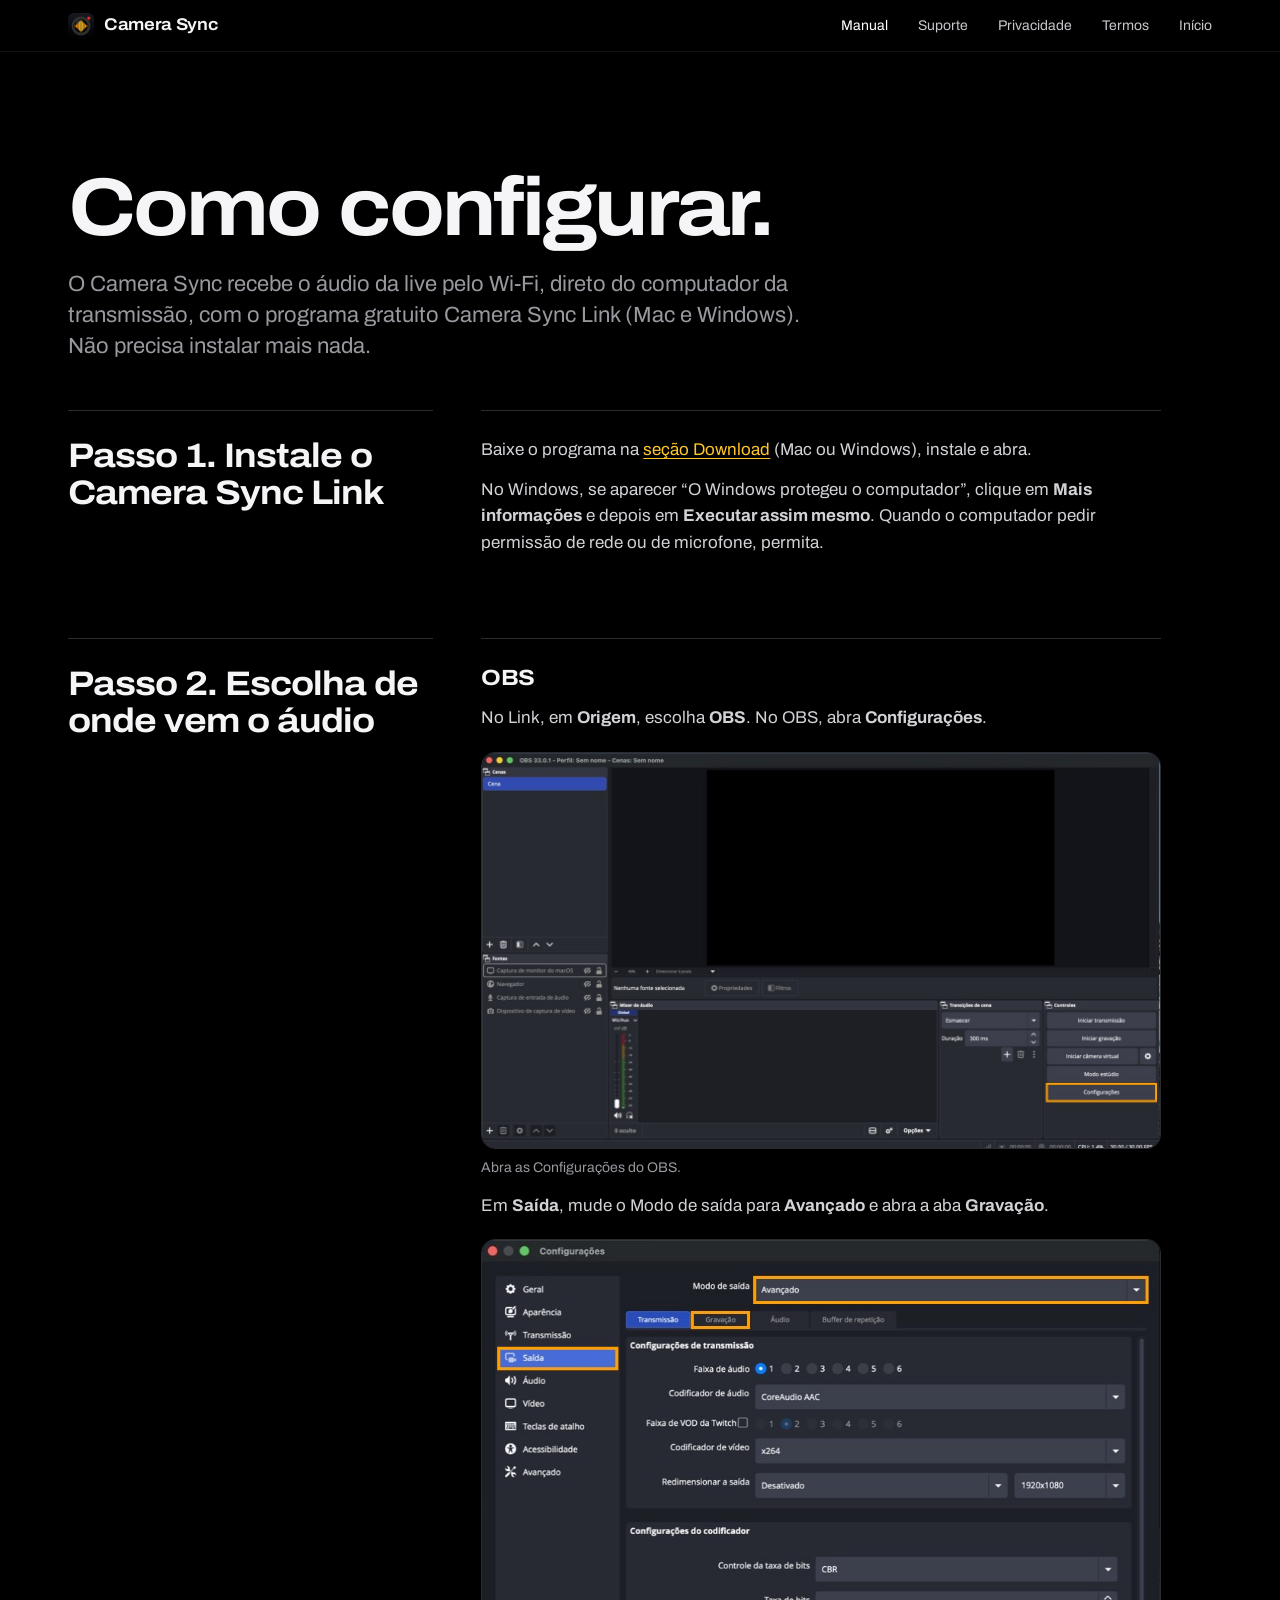
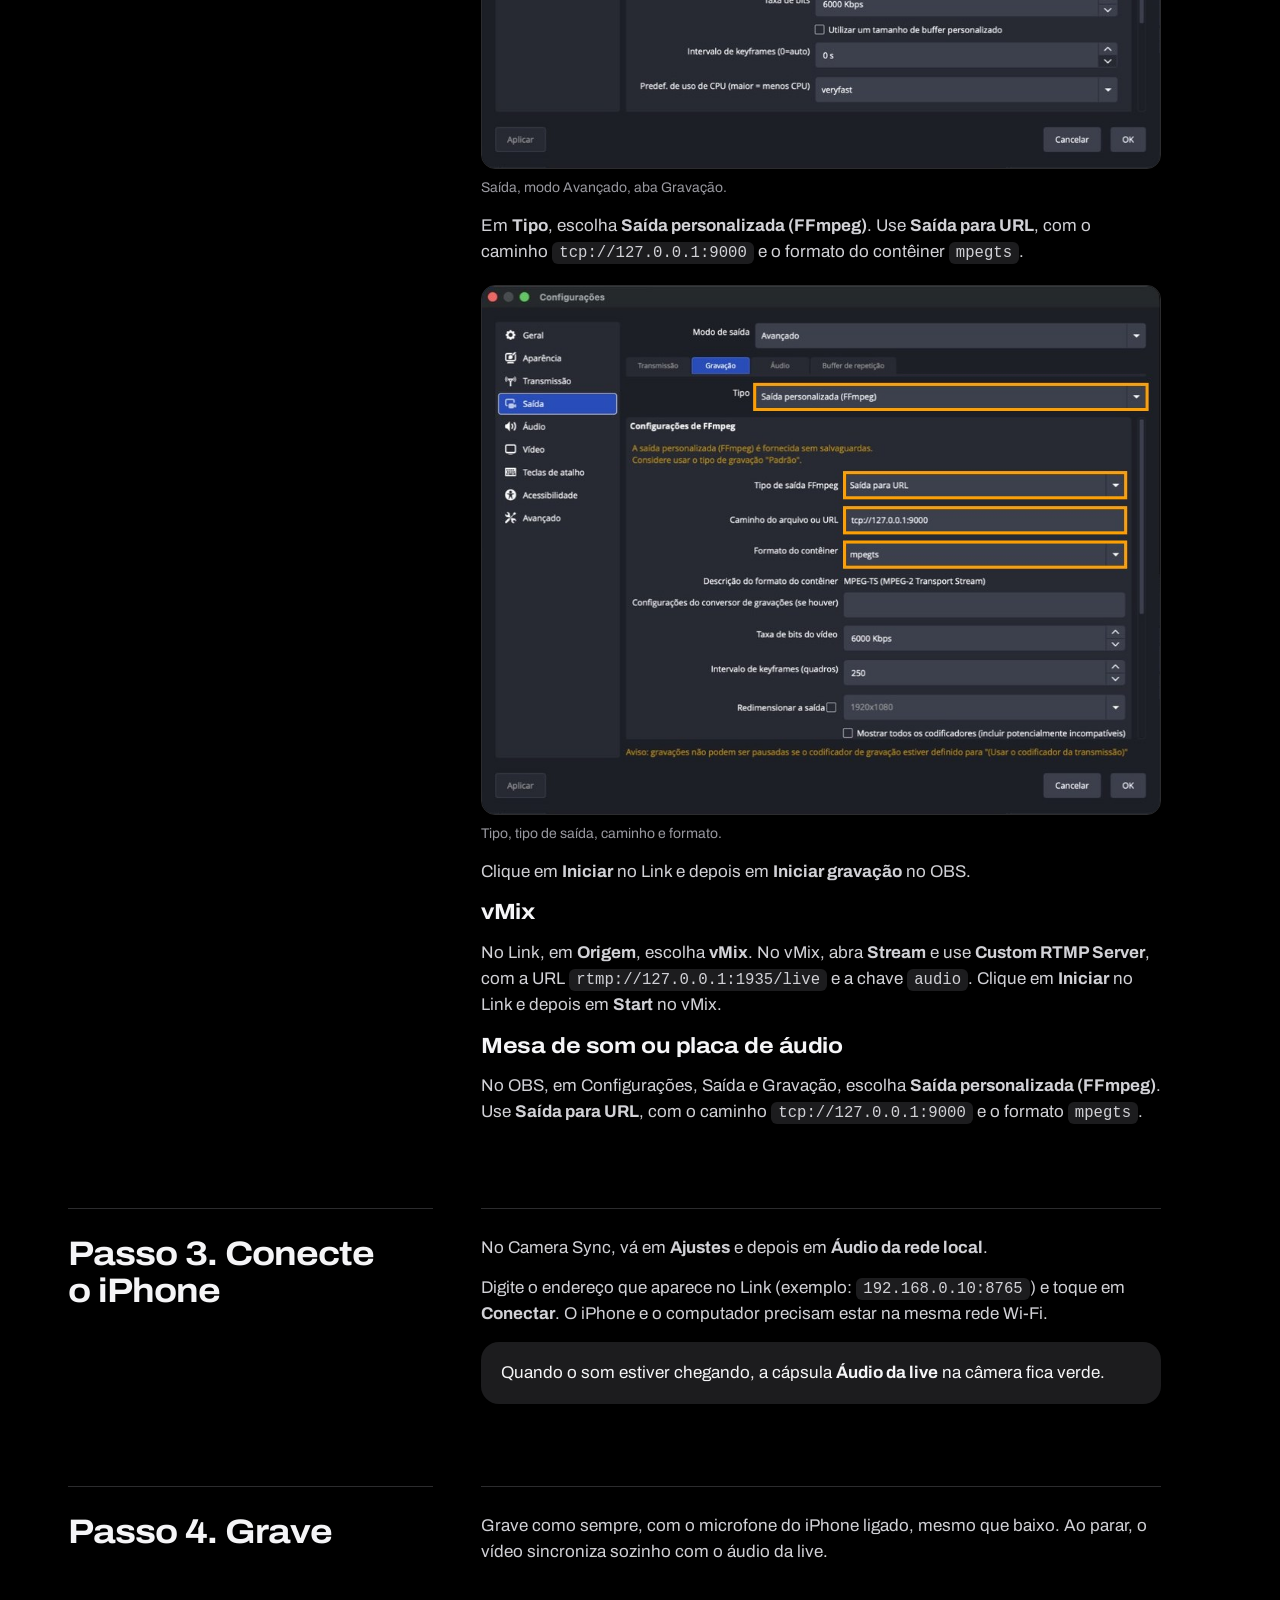
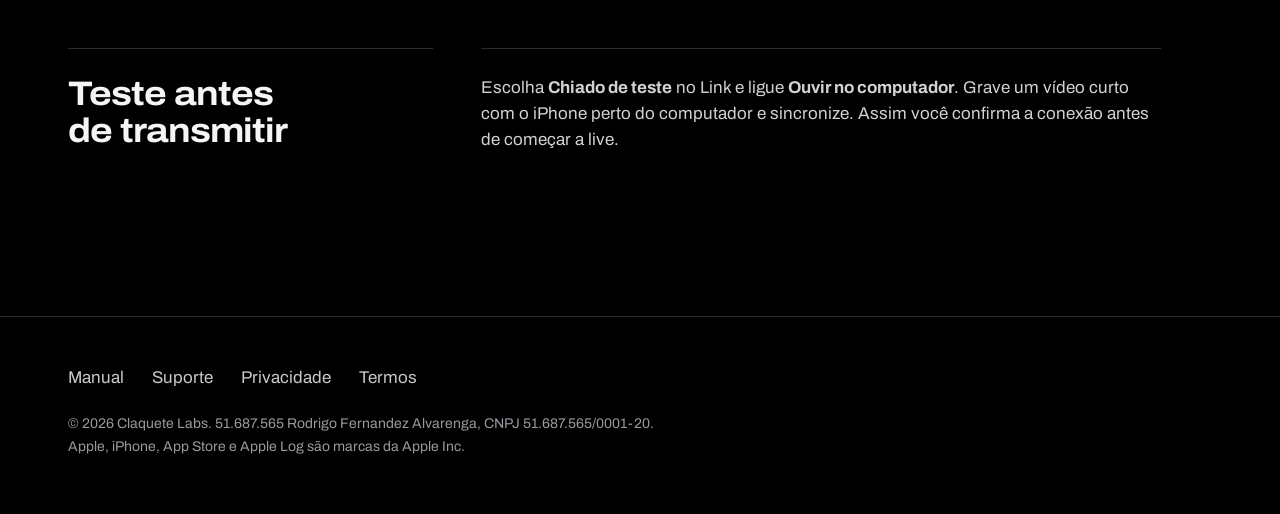
<file: manual/index.html>
<!DOCTYPE html>
<html lang="pt-BR">
<head>
<meta charset="utf-8">
<meta name="viewport" content="width=device-width, initial-scale=1">
<title>Manual | Camera Sync</title>
<meta name="description" content="Como configurar o Camera Sync e o Camera Sync Link com OBS, vMix ou mesa de som.">
<meta name="theme-color" content="#000000">
<link rel="icon" href="../img/icone.png">
<link rel="apple-touch-icon" href="../img/icone.png">
<link rel="preconnect" href="https://fonts.googleapis.com">
<link rel="preconnect" href="https://fonts.gstatic.com" crossorigin>
<link href="https://fonts.googleapis.com/css2?family=Archivo:wdth,wght@62..125,100..900&display=swap" rel="stylesheet">
<link rel="stylesheet" href="../apoio.css">
</head>
<body>
<nav class="nav" aria-label="Páginas do site"><div class="w">
  <a class="marca" href="../"><img src="../img/icone.png" alt="" width="26" height="26">Camera Sync</a>
  <a class="l hide" href="../manual/" aria-current="page">Manual</a>
  <a class="l hide" href="../suporte/">Suporte</a>
  <a class="l hide" href="../privacidade/">Privacidade</a>
  <a class="l hide" href="../termos/">Termos</a>
  <a class="l" href="../">Início</a>
</div></nav>
<main>
<header class="topo"><div class="w">
  <h1 class="d">Como configurar.</h1>
  <p class="lead">O Camera Sync recebe o áudio da live pelo Wi-Fi, direto do computador da transmissão, com o programa gratuito Camera Sync Link (Mac e Windows). Não precisa instalar mais nada.</p>
</div></header>
<div class="w corpo">
<section class="sec"><h2 class="d">Passo 1. Instale o Camera Sync Link</h2><div class="t">
<p>Baixe o programa na <a href="../#download">seção Download</a> (Mac ou Windows), instale e abra.</p>
<p>No Windows, se aparecer “O Windows protegeu o computador”, clique em <b>Mais informações</b> e depois em <b>Executar assim mesmo</b>. Quando o computador pedir permissão de rede ou de microfone, permita.</p></div></section><section class="sec"><h2 class="d">Passo 2. Escolha de onde vem o áudio</h2><div class="t">
<h3 class="d">OBS</h3>
<p>No Link, em <b>Origem</b>, escolha <b>OBS</b>. No OBS, abra <b>Configurações</b>.</p>
<figure><img src="../img/obs-1-configuracoes.jpg" alt="Janela principal do OBS com o botão Configurações destacado" width="1372" height="800" loading="lazy"><figcaption>Abra as Configurações do OBS.</figcaption></figure>
<p>Em <b>Saída</b>, mude o Modo de saída para <b>Avançado</b> e abra a aba <b>Gravação</b>.</p>
<figure><img src="../img/obs-2-saida-avancado.jpg" alt="Configurações do OBS, em Saída, com Modo de saída Avançado e a aba Gravação destacados" width="890" height="693" loading="lazy"><figcaption>Saída, modo Avançado, aba Gravação.</figcaption></figure>
<p>Em <b>Tipo</b>, escolha <b>Saída personalizada (FFmpeg)</b>. Use <b>Saída para URL</b>, com o caminho <code>tcp://127.0.0.1:9000</code> e o formato do contêiner <code>mpegts</code>.</p>
<figure><img src="../img/obs-3-gravacao-ffmpeg.jpg" alt="Aba Gravação do OBS com Saída personalizada (FFmpeg), Saída para URL, o caminho tcp://127.0.0.1:9000 e o formato mpegts destacados" width="890" height="693" loading="lazy"><figcaption>Tipo, tipo de saída, caminho e formato.</figcaption></figure>
<p>Clique em <b>Iniciar</b> no Link e depois em <b>Iniciar gravação</b> no OBS.</p>
<h3 class="d">vMix</h3>
<p>No Link, em <b>Origem</b>, escolha <b>vMix</b>. No vMix, abra <b>Stream</b> e use <b>Custom RTMP Server</b>, com a URL <code>rtmp://127.0.0.1:1935/live</code> e a chave <code>audio</code>. Clique em <b>Iniciar</b> no Link e depois em <b>Start</b> no vMix.</p>
<h3 class="d">Mesa de som ou placa de áudio</h3>
<p>No OBS, em Configurações, Saída e Gravação, escolha <b>Saída personalizada (FFmpeg)</b>. Use <b>Saída para URL</b>, com o caminho <code>tcp://127.0.0.1:9000</code> e o formato <code>mpegts</code>.</p></div></section><section class="sec"><h2 class="d">Passo 3. Conecte o iPhone</h2><div class="t">
<p>No Camera Sync, vá em <b>Ajustes</b> e depois em <b>Áudio da rede local</b>.</p>
<p>Digite o endereço que aparece no Link (exemplo: <code>192.168.0.10:8765</code>) e toque em <b>Conectar</b>. O iPhone e o computador precisam estar na mesma rede Wi-Fi.</p>
<p class="aviso">Quando o som estiver chegando, a cápsula <b>Áudio da live</b> na câmera fica verde.</p></div></section><section class="sec"><h2 class="d">Passo 4. Grave</h2><div class="t">
<p>Grave como sempre, com o microfone do iPhone ligado, mesmo que baixo. Ao parar, o vídeo sincroniza sozinho com o áudio da live.</p></div></section><section class="sec"><h2 class="d">Teste antes de transmitir</h2><div class="t">
<p>Escolha <b>Chiado de teste</b> no Link e ligue <b>Ouvir no computador</b>. Grave um vídeo curto com o iPhone perto do computador e sincronize. Assim você confirma a conexão antes de começar a live.</p></div></section>
</div>
</main>
<footer><div class="w">
  <nav class="pe-links" aria-label="Páginas de apoio">
    <a href="../manual/">Manual</a><a href="../suporte/">Suporte</a><a href="../privacidade/">Privacidade</a><a href="../termos/">Termos</a>
  </nav>
  <p class="peq">© 2026 Claquete Labs. 51.687.565 Rodrigo Fernandez Alvarenga, CNPJ 51.687.565/0001-20.<br>Apple, iPhone, App Store e Apple Log são marcas da Apple Inc.</p>
</div></footer>
</body>
</html>
</file>
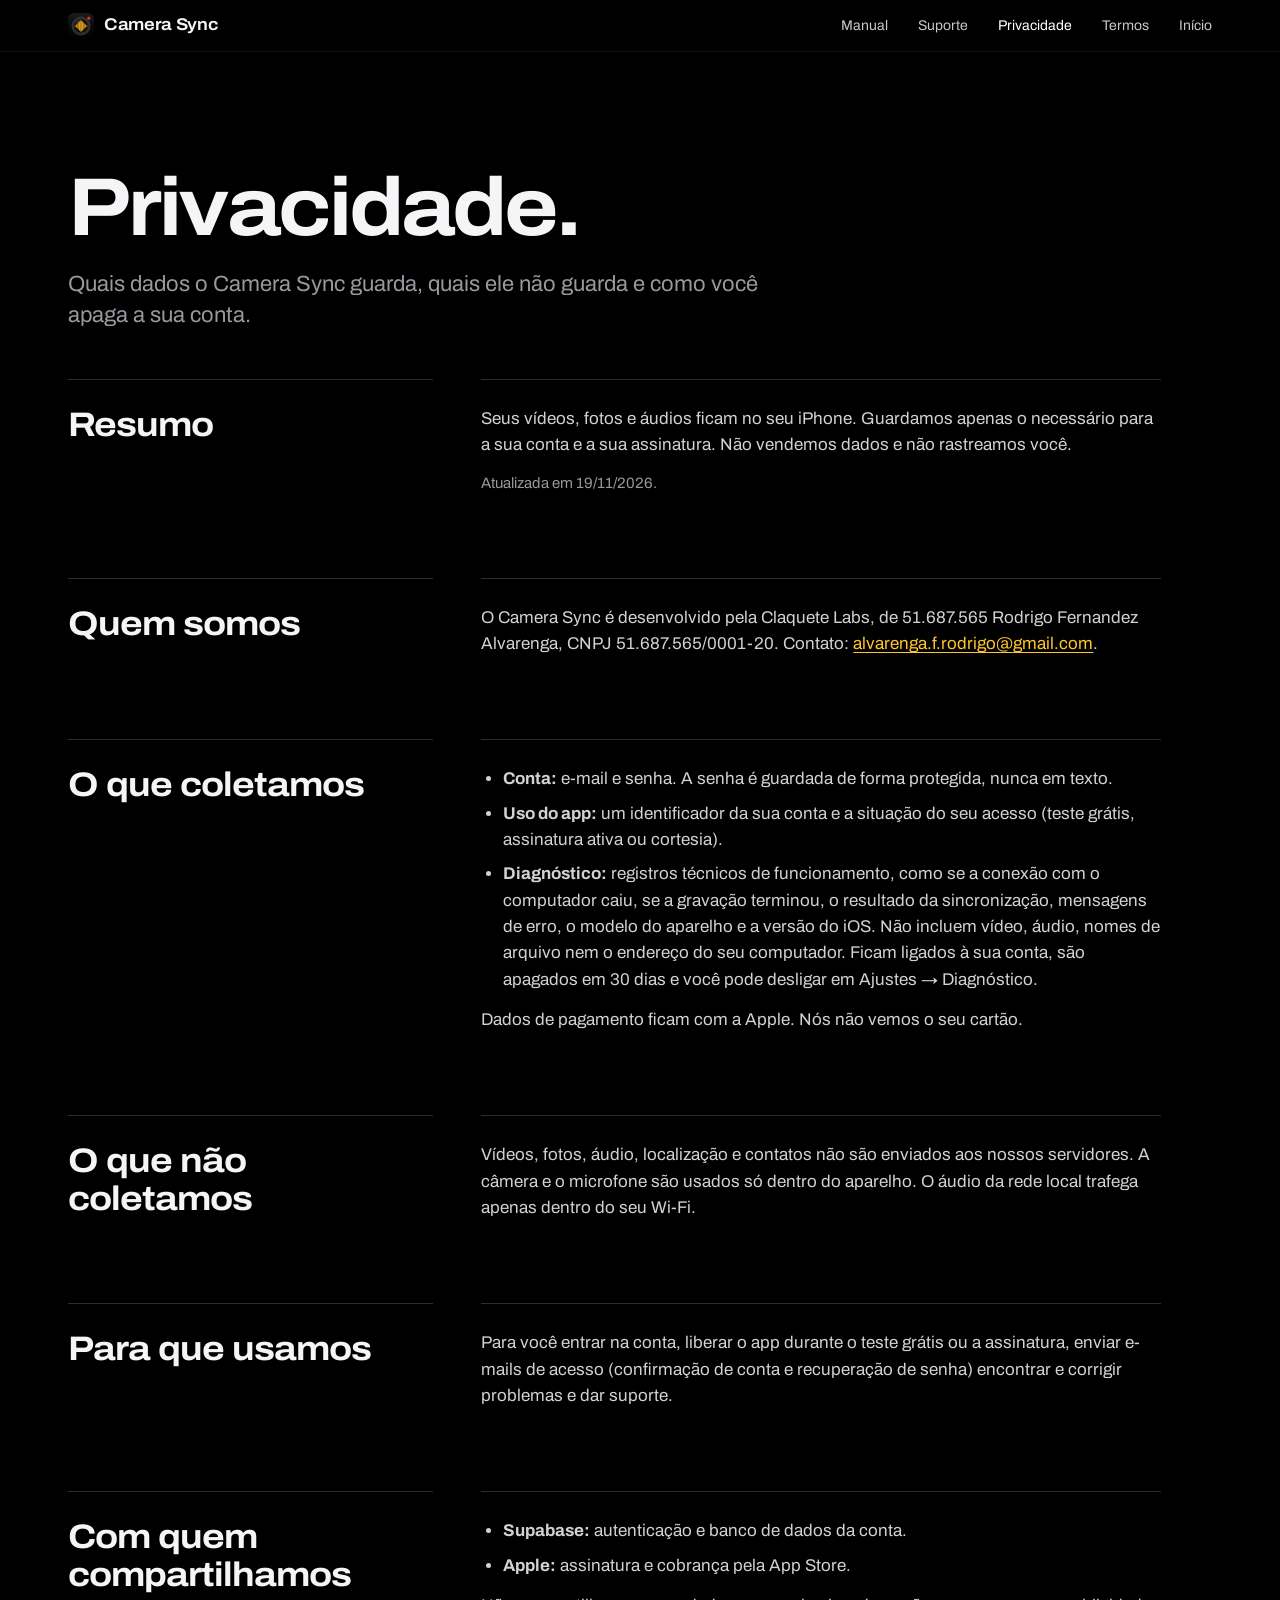
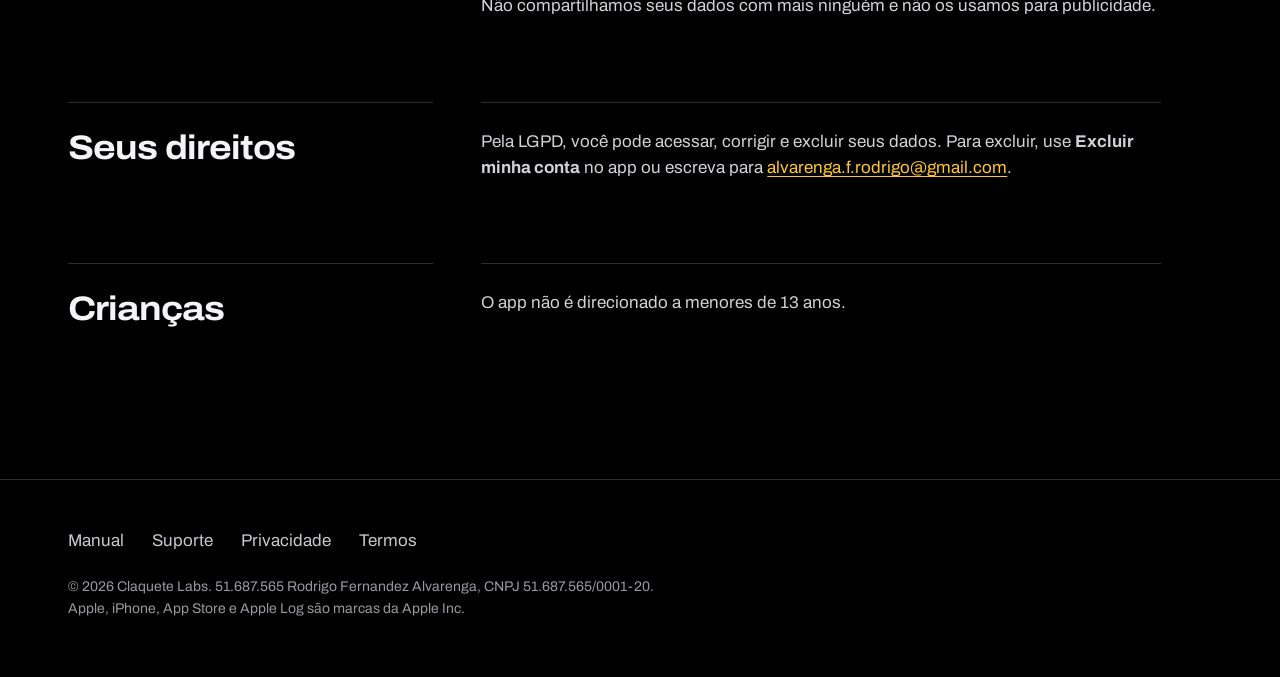
<file: privacidade/index.html>
<!DOCTYPE html>
<html lang="pt-BR">
<head>
<meta charset="utf-8">
<meta name="viewport" content="width=device-width, initial-scale=1">
<title>Privacidade | Camera Sync</title>
<meta name="description" content="Política de privacidade do Camera Sync: o que guardamos, o que não guardamos e como excluir sua conta.">
<meta name="theme-color" content="#000000">
<link rel="icon" href="../img/icone.png">
<link rel="apple-touch-icon" href="../img/icone.png">
<link rel="preconnect" href="https://fonts.googleapis.com">
<link rel="preconnect" href="https://fonts.gstatic.com" crossorigin>
<link href="https://fonts.googleapis.com/css2?family=Archivo:wdth,wght@62..125,100..900&display=swap" rel="stylesheet">
<link rel="stylesheet" href="../apoio.css">
</head>
<body>
<nav class="nav" aria-label="Páginas do site"><div class="w">
  <a class="marca" href="../"><img src="../img/icone.png" alt="" width="26" height="26">Camera Sync</a>
  <a class="l hide" href="../manual/">Manual</a>
  <a class="l hide" href="../suporte/">Suporte</a>
  <a class="l hide" href="../privacidade/" aria-current="page">Privacidade</a>
  <a class="l hide" href="../termos/">Termos</a>
  <a class="l" href="../">Início</a>
</div></nav>
<main>
<header class="topo"><div class="w">
  <h1 class="d">Privacidade.</h1>
  <p class="lead">Quais dados o Camera Sync guarda, quais ele não guarda e como você apaga a sua conta.</p>
</div></header>
<div class="w corpo">
<section class="sec"><h2 class="d">Resumo</h2><div class="t"><p>Seus vídeos, fotos e áudios ficam no seu iPhone. Guardamos apenas o necessário para a sua conta e a sua assinatura. Não vendemos dados e não rastreamos você.</p>
<p class="cinza">Atualizada em 19/11/2026.</p></div></section><section class="sec"><h2 class="d">Quem somos</h2><div class="t"><p>O Camera Sync é desenvolvido pela Claquete Labs, de 51.687.565 Rodrigo Fernandez Alvarenga, CNPJ 51.687.565/0001-20. Contato: <a href="mailto:alvarenga.f.rodrigo@gmail.com">alvarenga.f.rodrigo@gmail.com</a>.</p></div></section><section class="sec"><h2 class="d">O que coletamos</h2><div class="t"><ul><li><b>Conta:</b> e-mail e senha. A senha é guardada de forma protegida, nunca em texto.</li><li><b>Uso do app:</b> um identificador da sua conta e a situação do seu acesso (teste grátis, assinatura ativa ou cortesia).</li><li><b>Diagnóstico:</b> registros técnicos de funcionamento, como se a conexão com o computador caiu, se a gravação terminou, o resultado da sincronização, mensagens de erro, o modelo do aparelho e a versão do iOS. Não incluem vídeo, áudio, nomes de arquivo nem o endereço do seu computador. Ficam ligados à sua conta, são apagados em 30 dias e você pode desligar em Ajustes → Diagnóstico.</li></ul>
<p>Dados de pagamento ficam com a Apple. Nós não vemos o seu cartão.</p></div></section><section class="sec"><h2 class="d">O que não coletamos</h2><div class="t"><p>Vídeos, fotos, áudio, localização e contatos não são enviados aos nossos servidores. A câmera e o microfone são usados só dentro do aparelho. O áudio da rede local trafega apenas dentro do seu Wi-Fi.</p></div></section><section class="sec"><h2 class="d">Para que usamos</h2><div class="t"><p>Para você entrar na conta, liberar o app durante o teste grátis ou a assinatura, enviar e-mails de acesso (confirmação de conta e recuperação de senha) encontrar e corrigir problemas e dar suporte.</p></div></section><section class="sec"><h2 class="d">Com quem compartilhamos</h2><div class="t"><ul><li><b>Supabase:</b> autenticação e banco de dados da conta.</li><li><b>Apple:</b> assinatura e cobrança pela App Store.</li></ul>
<p>Não compartilhamos seus dados com mais ninguém e não os usamos para publicidade.</p></div></section><section class="sec"><h2 class="d">Seus direitos</h2><div class="t"><p>Pela LGPD, você pode acessar, corrigir e excluir seus dados. Para excluir, use <b>Excluir minha conta</b> no app ou escreva para <a href="mailto:alvarenga.f.rodrigo@gmail.com">alvarenga.f.rodrigo@gmail.com</a>.</p></div></section><section class="sec"><h2 class="d">Crianças</h2><div class="t"><p>O app não é direcionado a menores de 13 anos.</p></div></section>
</div>
</main>
<footer><div class="w">
  <nav class="pe-links" aria-label="Páginas de apoio">
    <a href="../manual/">Manual</a><a href="../suporte/">Suporte</a><a href="../privacidade/">Privacidade</a><a href="../termos/">Termos</a>
  </nav>
  <p class="peq">© 2026 Claquete Labs. 51.687.565 Rodrigo Fernandez Alvarenga, CNPJ 51.687.565/0001-20.<br>Apple, iPhone, App Store e Apple Log são marcas da Apple Inc.</p>
</div></footer>
</body>
</html>
</file>
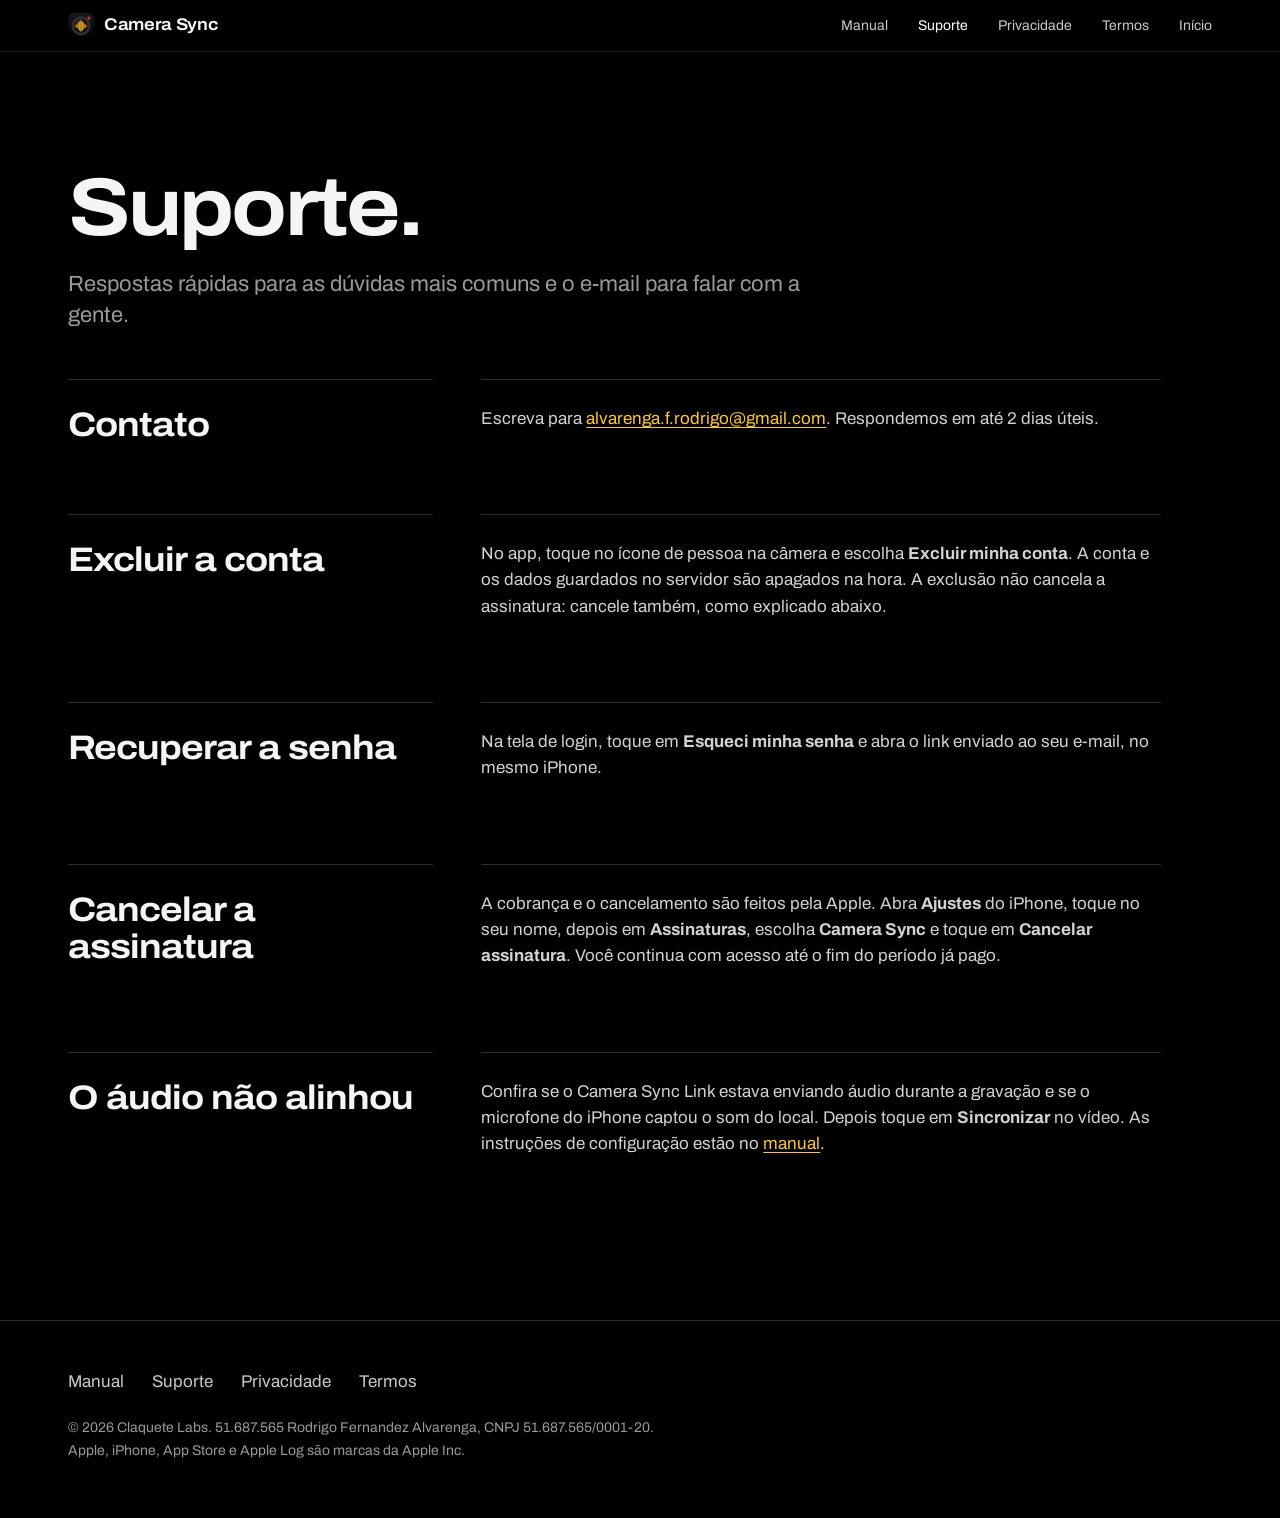
<file: suporte/index.html>
<!DOCTYPE html>
<html lang="pt-BR">
<head>
<meta charset="utf-8">
<meta name="viewport" content="width=device-width, initial-scale=1">
<title>Suporte | Camera Sync</title>
<meta name="description" content="Contato, exclusão de conta, senha e cancelamento da assinatura do Camera Sync.">
<meta name="theme-color" content="#000000">
<link rel="icon" href="../img/icone.png">
<link rel="apple-touch-icon" href="../img/icone.png">
<link rel="preconnect" href="https://fonts.googleapis.com">
<link rel="preconnect" href="https://fonts.gstatic.com" crossorigin>
<link href="https://fonts.googleapis.com/css2?family=Archivo:wdth,wght@62..125,100..900&display=swap" rel="stylesheet">
<link rel="stylesheet" href="../apoio.css">
</head>
<body>
<nav class="nav" aria-label="Páginas do site"><div class="w">
  <a class="marca" href="../"><img src="../img/icone.png" alt="" width="26" height="26">Camera Sync</a>
  <a class="l hide" href="../manual/">Manual</a>
  <a class="l hide" href="../suporte/" aria-current="page">Suporte</a>
  <a class="l hide" href="../privacidade/">Privacidade</a>
  <a class="l hide" href="../termos/">Termos</a>
  <a class="l" href="../">Início</a>
</div></nav>
<main>
<header class="topo"><div class="w">
  <h1 class="d">Suporte.</h1>
  <p class="lead">Respostas rápidas para as dúvidas mais comuns e o e-mail para falar com a gente.</p>
</div></header>
<div class="w corpo">
<section class="sec"><h2 class="d">Contato</h2><div class="t"><p>Escreva para <a href="mailto:alvarenga.f.rodrigo@gmail.com">alvarenga.f.rodrigo@gmail.com</a>. Respondemos em até 2 dias úteis.</p></div></section><section class="sec"><h2 class="d">Excluir a conta</h2><div class="t"><p>No app, toque no ícone de pessoa na câmera e escolha <b>Excluir minha conta</b>. A conta e os dados guardados no servidor são apagados na hora. A exclusão não cancela a assinatura: cancele também, como explicado abaixo.</p></div></section><section class="sec"><h2 class="d">Recuperar a senha</h2><div class="t"><p>Na tela de login, toque em <b>Esqueci minha senha</b> e abra o link enviado ao seu e-mail, no mesmo iPhone.</p></div></section><section class="sec"><h2 class="d">Cancelar a assinatura</h2><div class="t"><p>A cobrança e o cancelamento são feitos pela Apple. Abra <b>Ajustes</b> do iPhone, toque no seu nome, depois em <b>Assinaturas</b>, escolha <b>Camera Sync</b> e toque em <b>Cancelar assinatura</b>. Você continua com acesso até o fim do período já pago.</p></div></section><section class="sec"><h2 class="d">O áudio não alinhou</h2><div class="t"><p>Confira se o Camera Sync Link estava enviando áudio durante a gravação e se o microfone do iPhone captou o som do local. Depois toque em <b>Sincronizar</b> no vídeo. As instruções de configuração estão no <a href="../manual/">manual</a>.</p></div></section>
</div>
</main>
<footer><div class="w">
  <nav class="pe-links" aria-label="Páginas de apoio">
    <a href="../manual/">Manual</a><a href="../suporte/">Suporte</a><a href="../privacidade/">Privacidade</a><a href="../termos/">Termos</a>
  </nav>
  <p class="peq">© 2026 Claquete Labs. 51.687.565 Rodrigo Fernandez Alvarenga, CNPJ 51.687.565/0001-20.<br>Apple, iPhone, App Store e Apple Log são marcas da Apple Inc.</p>
</div></footer>
</body>
</html>
</file>
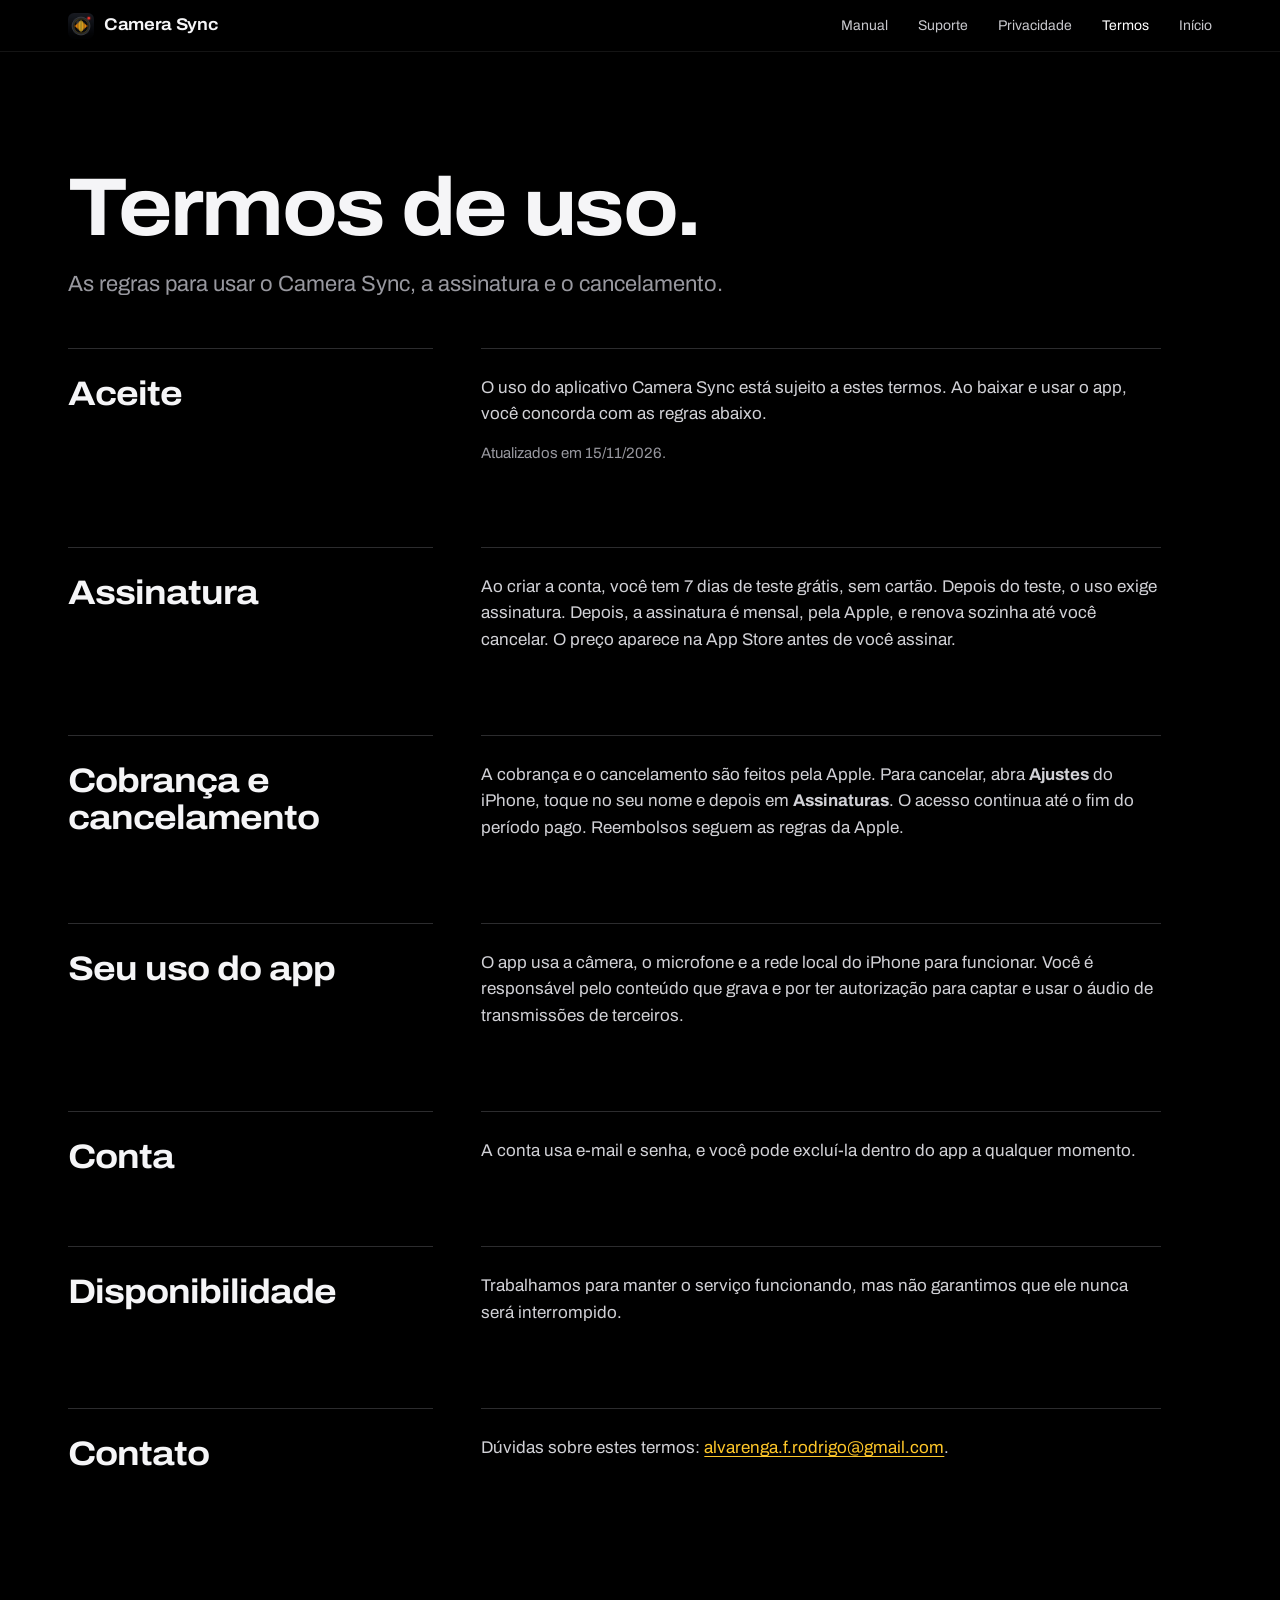
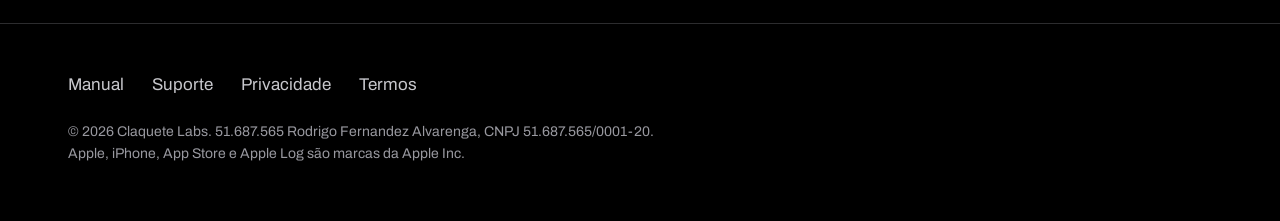
<file: termos/index.html>
<!DOCTYPE html>
<html lang="pt-BR">
<head>
<meta charset="utf-8">
<meta name="viewport" content="width=device-width, initial-scale=1">
<title>Termos de uso | Camera Sync</title>
<meta name="description" content="Termos de uso do Camera Sync: assinatura, cobrança, cancelamento e responsabilidades.">
<meta name="theme-color" content="#000000">
<link rel="icon" href="../img/icone.png">
<link rel="apple-touch-icon" href="../img/icone.png">
<link rel="preconnect" href="https://fonts.googleapis.com">
<link rel="preconnect" href="https://fonts.gstatic.com" crossorigin>
<link href="https://fonts.googleapis.com/css2?family=Archivo:wdth,wght@62..125,100..900&display=swap" rel="stylesheet">
<link rel="stylesheet" href="../apoio.css">
</head>
<body>
<nav class="nav" aria-label="Páginas do site"><div class="w">
  <a class="marca" href="../"><img src="../img/icone.png" alt="" width="26" height="26">Camera Sync</a>
  <a class="l hide" href="../manual/">Manual</a>
  <a class="l hide" href="../suporte/">Suporte</a>
  <a class="l hide" href="../privacidade/">Privacidade</a>
  <a class="l hide" href="../termos/" aria-current="page">Termos</a>
  <a class="l" href="../">Início</a>
</div></nav>
<main>
<header class="topo"><div class="w">
  <h1 class="d">Termos de uso.</h1>
  <p class="lead">As regras para usar o Camera Sync, a assinatura e o cancelamento.</p>
</div></header>
<div class="w corpo">
<section class="sec"><h2 class="d">Aceite</h2><div class="t"><p>O uso do aplicativo Camera Sync está sujeito a estes termos. Ao baixar e usar o app, você concorda com as regras abaixo.</p><p class="cinza">Atualizados em 15/11/2026.</p></div></section><section class="sec"><h2 class="d">Assinatura</h2><div class="t"><p>Ao criar a conta, você tem 7 dias de teste grátis, sem cartão. Depois do teste, o uso exige assinatura. Depois, a assinatura é mensal, pela Apple, e renova sozinha até você cancelar. O preço aparece na App Store antes de você assinar.</p></div></section><section class="sec"><h2 class="d">Cobrança e cancelamento</h2><div class="t"><p>A cobrança e o cancelamento são feitos pela Apple. Para cancelar, abra <b>Ajustes</b> do iPhone, toque no seu nome e depois em <b>Assinaturas</b>. O acesso continua até o fim do período pago. Reembolsos seguem as regras da Apple.</p></div></section><section class="sec"><h2 class="d">Seu uso do app</h2><div class="t"><p>O app usa a câmera, o microfone e a rede local do iPhone para funcionar. Você é responsável pelo conteúdo que grava e por ter autorização para captar e usar o áudio de transmissões de terceiros.</p></div></section><section class="sec"><h2 class="d">Conta</h2><div class="t"><p>A conta usa e-mail e senha, e você pode excluí-la dentro do app a qualquer momento.</p></div></section><section class="sec"><h2 class="d">Disponibilidade</h2><div class="t"><p>Trabalhamos para manter o serviço funcionando, mas não garantimos que ele nunca será interrompido.</p></div></section><section class="sec"><h2 class="d">Contato</h2><div class="t"><p>Dúvidas sobre estes termos: <a href="mailto:alvarenga.f.rodrigo@gmail.com">alvarenga.f.rodrigo@gmail.com</a>.</p></div></section>
</div>
</main>
<footer><div class="w">
  <nav class="pe-links" aria-label="Páginas de apoio">
    <a href="../manual/">Manual</a><a href="../suporte/">Suporte</a><a href="../privacidade/">Privacidade</a><a href="../termos/">Termos</a>
  </nav>
  <p class="peq">© 2026 Claquete Labs. 51.687.565 Rodrigo Fernandez Alvarenga, CNPJ 51.687.565/0001-20.<br>Apple, iPhone, App Store e Apple Log são marcas da Apple Inc.</p>
</div></footer>
</body>
</html>
</file>
<file: apoio.css>
:root{
  /* mesmas cores e fonte da página inicial */
  --preto:#000;--grafite:#1c1c1e;--linha:#2c2c2e;--branco:#f5f5f7;--cinza:#98989f;--ambar:#ffc729;--vivo:#30d158;
  --fonte:"Archivo",-apple-system,BlinkMacSystemFont,"Helvetica Neue","Segoe UI",Roboto,Arial,sans-serif;
  --gut:clamp(20px,4vw,48px);color-scheme:dark}
*{box-sizing:border-box;margin:0;padding:0}
html{-webkit-text-size-adjust:100%;scroll-padding-top:72px}
body{background:var(--preto);color:var(--branco);font:400 17px/1.55 var(--fonte);-webkit-font-smoothing:antialiased;overflow-x:clip}
img{display:block;max-width:100%;height:auto}
a{color:inherit}
:focus-visible{outline:2px solid var(--ambar);outline-offset:3px;border-radius:6px}
.w{max-width:1240px;margin-inline:auto;padding-inline:var(--gut)}
.nav{position:sticky;top:0;z-index:40;height:52px;background:rgba(0,0,0,.72);-webkit-backdrop-filter:saturate(160%) blur(18px);backdrop-filter:saturate(160%) blur(18px);border-bottom:1px solid rgba(255,255,255,.08)}
.nav .w{height:100%;display:flex;align-items:center;gap:clamp(14px,2.4vw,30px)}
.marca{display:flex;align-items:center;gap:10px;margin-right:auto;font-weight:650;font-stretch:108%;letter-spacing:-.02em;text-decoration:none}
.marca img{width:26px;height:26px;border-radius:6px}
.nav .l{font-size:14px;color:#c7c7cc;text-decoration:none}
.nav .l:hover,.nav .l[aria-current]{color:#fff}
@media(max-width:780px){.nav .l.hide{display:none}}
.d{font-stretch:112%;font-weight:700;letter-spacing:-.035em;line-height:1;text-wrap:balance}
h1.d{font-size:clamp(40px,6.4vw,84px)}
h2.d{font-size:clamp(24px,2.8vw,34px);letter-spacing:-.03em;line-height:1.1}
h3.d{font-size:clamp(19px,1.8vw,22px);letter-spacing:-.02em;line-height:1.2}
.topo{padding-block:clamp(56px,9vw,120px) clamp(28px,4vw,48px)}
.lead{margin-top:20px;font-size:clamp(18px,1.8vw,22px);line-height:1.4;color:var(--cinza);max-width:34em}
.corpo{display:grid;grid-template-columns:minmax(0,4fr) minmax(0,8fr);gap:var(--gut);padding-bottom:clamp(72px,10vw,140px)}
.corpo>.sec{display:contents}
.sec>h2{grid-column:1;padding-top:26px;border-top:1px solid var(--linha)}
.sec>.t{grid-column:2;padding-block:26px 34px;border-top:1px solid var(--linha);max-width:40em}
.t>*+*{margin-top:14px}
.t p,.t li{color:#d1d1d6}
.t ul,.t ol{padding-left:1.3em;display:grid;gap:8px}
.t .cinza{color:var(--cinza);font-size:15px}
.t a{color:var(--ambar);text-underline-offset:3px}
.t code{font:500 .92em ui-monospace,SFMono-Regular,Menlo,Consolas,monospace;background:var(--grafite);padding:2px 7px;border-radius:6px;white-space:nowrap}
.t figure{margin-top:20px}
.t figure img{border-radius:14px;border:1px solid var(--linha)}
.t figcaption{margin-top:8px;font-size:14px;color:var(--cinza)}
.aviso{padding:18px 20px;background:var(--grafite);border-radius:18px;color:var(--branco)!important}
.btn{display:inline-flex;align-items:center;justify-content:center;min-height:48px;padding:0 24px;border-radius:999px;font-size:16px;font-weight:600;text-decoration:none!important;background:var(--ambar);color:#000!important}
.btn:hover{background:#ffd75e}
@media(max-width:820px){.corpo{grid-template-columns:1fr;row-gap:0}.sec>h2{grid-column:1;border-top:1px solid var(--linha);padding-bottom:0}.sec>.t{grid-column:1;border-top:0;padding-top:12px}}
footer{padding:48px 0 56px;border-top:1px solid var(--linha)}
.pe-links{display:flex;flex-wrap:wrap;gap:8px 28px}
.pe-links a{text-decoration:none;color:#c7c7cc}
.pe-links a:hover{color:#fff}
footer .peq{margin-top:22px;max-width:44em;line-height:1.6;font-size:14px;color:var(--cinza)}
</file>
